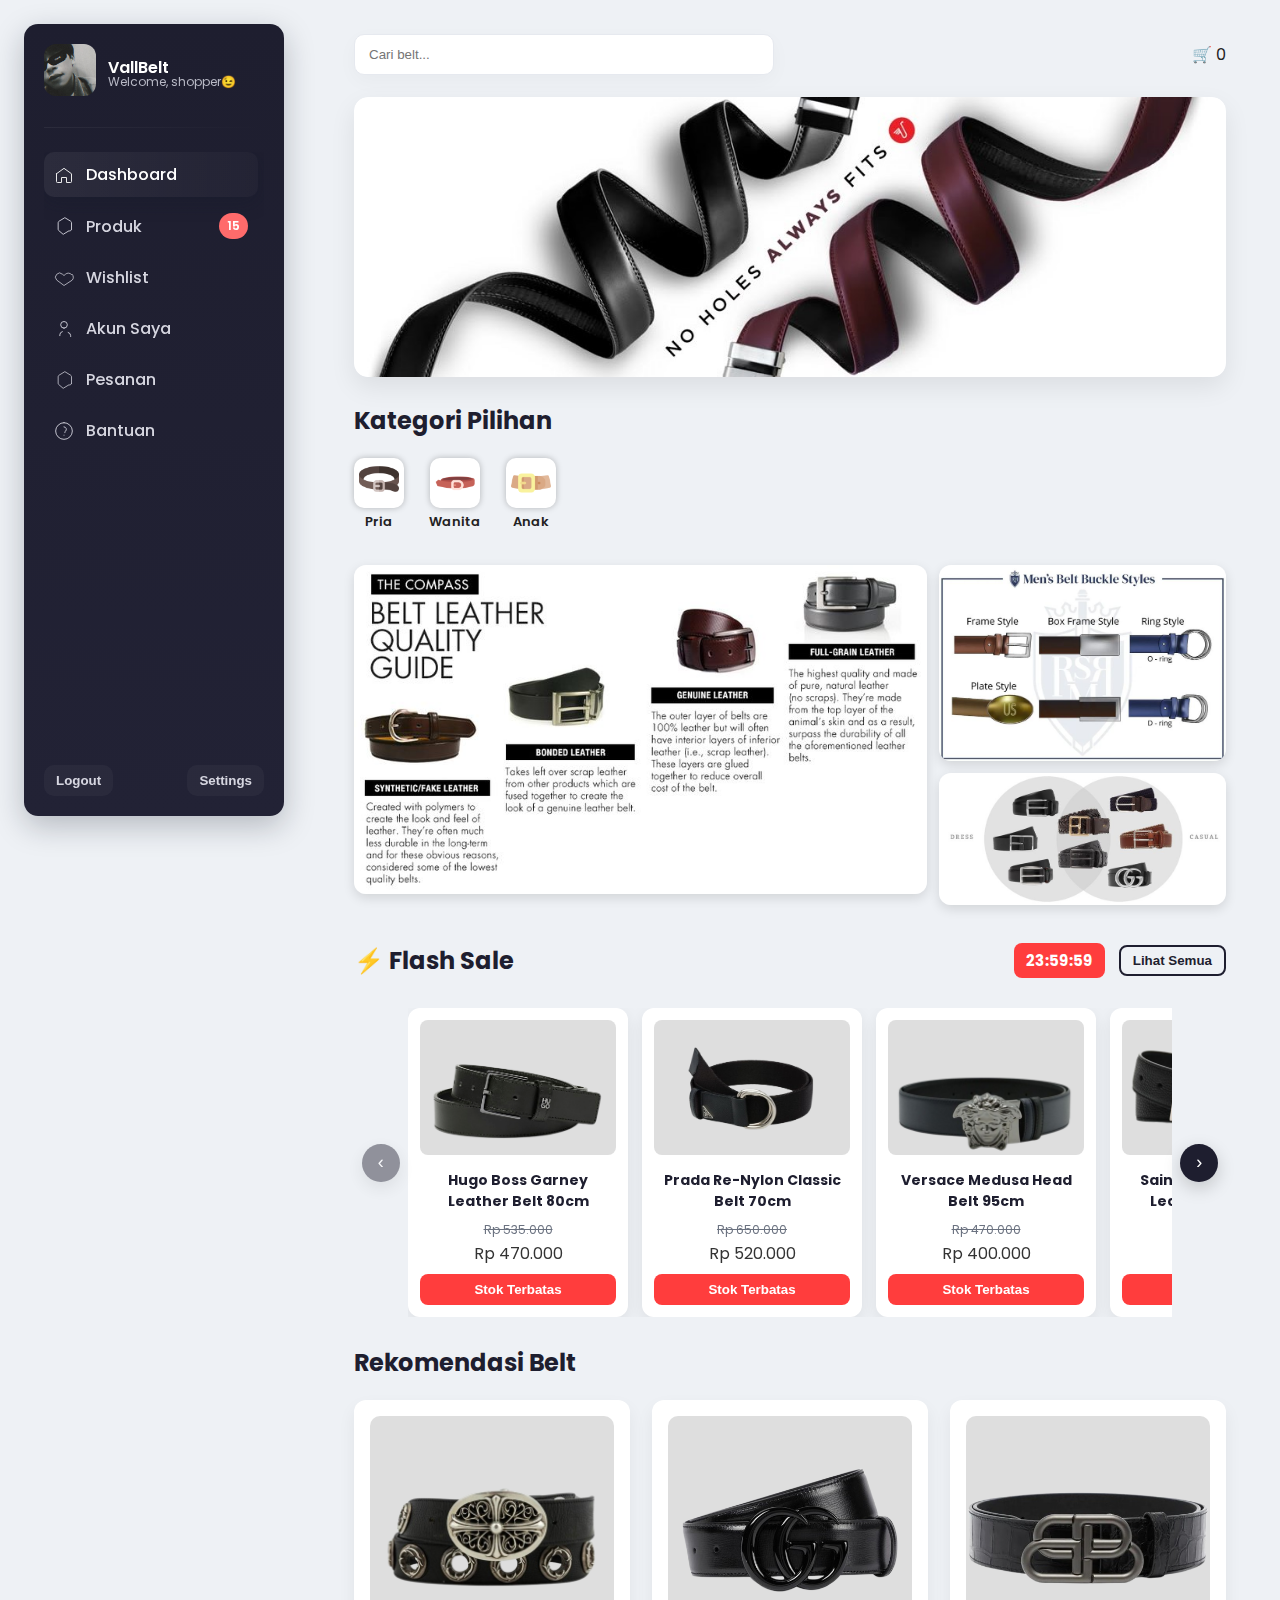
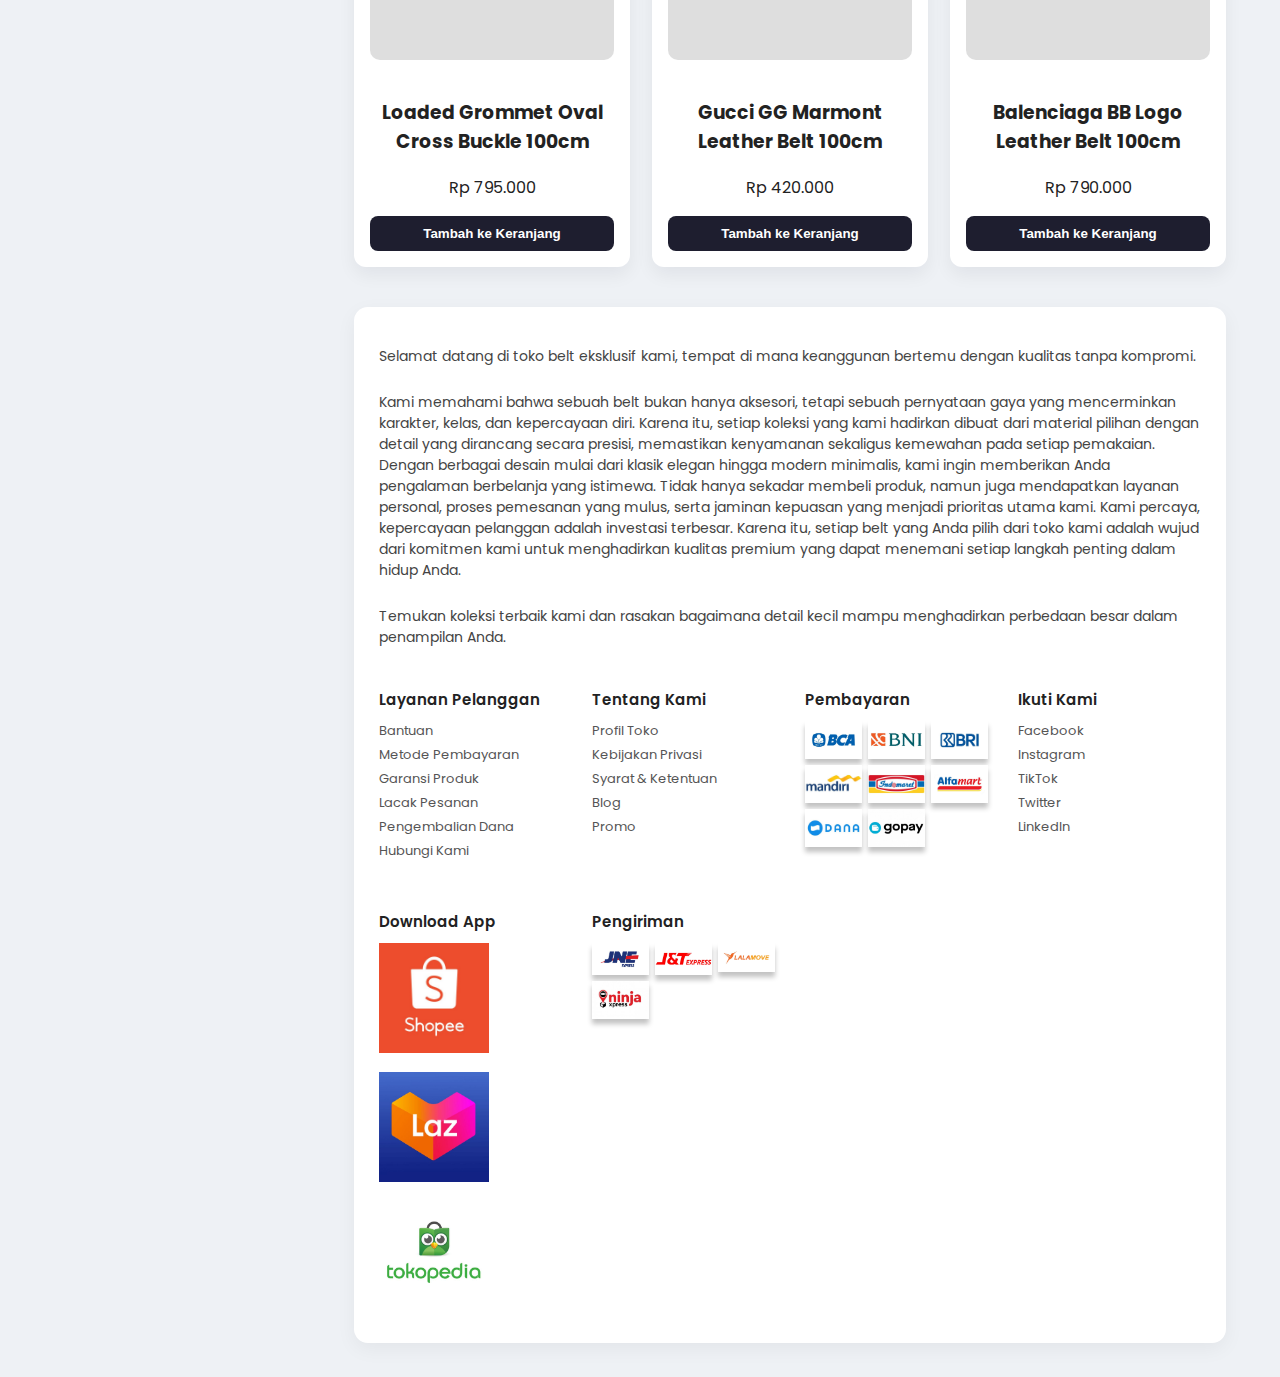
<file: index.html>
<!-- Modern Sidebar UI for Belt E-commerce (Styled Sidebar Menu) -->
<!DOCTYPE html>
<html lang="en">
<head>
<meta charset="UTF-8" />
<meta name="viewport" content="width=device-width, initial-scale=1.0" />
<title>Belt Store</title>
<link rel="stylesheet" href="style/index.css">
</head>
<body>

<div class="sidebar" role="navigation" aria-label="Sidebar menu">
    <div class="profile">
        <div class="avatar">
            <img src="assets/logo.jpg" alt="logo">
        </div>
        <div class="meta">
            <div class="name">VallBelt</div>
            <div class="role">Welcome, shopper😉</div>
        </div>
    </div>

    <div class="divider"></div>

    <nav class="menu">
        <div class="menu-item active" data-key="dashboard">
            <!-- Home Icon -->
            <svg viewBox="0 0 24 24" fill="none" xmlns="http://www.w3.org/2000/svg"><path d="M3 10.5L12 4l9 6.5V20a1 1 0 0 1-1 1h-5v-6H9v6H4a1 1 0 0 1-1-1V10.5z" stroke="currentColor" stroke-width="1.2" stroke-linecap="round" stroke-linejoin="round"/></svg>
            <span>Dashboard</span>
        </div>
        <div class="menu-item" data-key="products">
            <!-- Box Icon -->
            <svg viewBox="0 0 24 24" fill="none" xmlns="http://www.w3.org/2000/svg"><path d="M21 16V8a2 2 0 0 0-1-1.73L13 2l-7 4.27A2 2 0 0 0 5 8v8a2 2 0 0 0 1 1.73L11 22l7-4.27A2 2 0 0 0 21 16z" stroke="currentColor" stroke-width="1.2" stroke-linecap="round" stroke-linejoin="round"/></svg>
            <a href="src/produk.html">
            <span>Produk</span></a>
            <div class="badge">15</div>
        </div>

        <div class="menu-item" data-key="wishlist">
            <!-- Heart Icon -->
            <svg viewBox="0 0 24 24" fill="none" xmlns="http://www.w3.org/2000/svg"><path d="M20.8 7.6a4.9 4.9 0 0 0-7-0.1L12 9l-1.8-1.5a4.9 4.9 0 1 0-6.9 7L12 21l9.8-6.4a4.9 4.9 0 0 0-.0-7z" stroke="currentColor" stroke-width="1" stroke-linecap="round" stroke-linejoin="round"/></svg>
            <span>Wishlist</span>
        </div>

        <div class="menu-item" data-key="account">
            <!-- User Icon -->
            <svg viewBox="0 0 24 24" fill="none" xmlns="http://www.w3.org/2000/svg"><path d="M20 21v-1a4 4 0 0 0-3-3.87M7 20v-1a4 4 0 0 1 3-3.87M12 11a4 4 0 1 0 0-8 4 4 0 0 0 0 8z" stroke="currentColor" stroke-width="1.2" stroke-linecap="round" stroke-linejoin="round"/></svg>
            <span>Akun Saya</span>
        </div>

        <div class="menu-item" data-key="orders">
            <!-- Package Icon -->
            <svg viewBox="0 0 24 24" fill="none" xmlns="http://www.w3.org/2000/svg"><path d="M21 16V8a2 2 0 0 0-1-1.73L13 2l-7 4.27A2 2 0 0 0 5 8v8a2 2 0 0 0 1 1.73L11 22l7-4.27A2 2 0 0 0 21 16z" stroke="currentColor" stroke-width="1" stroke-linecap="round" stroke-linejoin="round"/></svg>
            <span>Pesanan</span>
        </div>

        <div class="menu-item" data-key="support">
            <!-- Help Icon -->
            <svg viewBox="0 0 24 24" fill="none" xmlns="http://www.w3.org/2000/svg"><path d="M12 2a10 10 0 1 0 0 20 10 10 0 0 0 0-20zM12 17v.01M12 7a3 3 0 0 1 2 5c-.5.5-1 1-1 2" stroke="currentColor" stroke-width="1.2" stroke-linecap="round" stroke-linejoin="round"/></svg>
            <a href="src/bantuan.html"><span>Bantuan</span></a>
        </div>
    </nav>

    <div class="sidebar-footer">
        <button class="action-btn" id="btn-logout">Logout</button>
        <button class="action-btn" id="btn-settings">Settings</button>
    </div>
</div>

<div class="content">
    <div class="top-bar">
        <input id="searchInput" type="text" placeholder="Cari belt..." aria-label="Search belts" onclick="handleSearch()"/>
        <div id="cart">🛒 <span id="cart-count">0</span></div>
    </div>

<div class="promo-slider">
    <div class="slides">
        <div class="slide active">
            <img src="assets/carosel1.jpg" alt="Promo 1">
        </div>
        <div class="slide">
            <img src="assets/carosel2.jpeg" alt="Promo 2">
        </div>
        <div class="slide">
            <img src="assets/carosel3.jpeg" alt="Promo 3">
        </div>
    </div>

    <div class="slider-controls">
        <span class="prev">&#10094;</span>
        <span class="next">&#10095;</span>
    </div>

    <div class="dots"></div>
</div>

<!-- KATEGORI SECTION -->
<h2 style="margin-top: 20px; color: #1e1e2f;">Kategori Pilihan</h2>
<div class="category-grid">

    <div class="cat-item">
        <div class="category-card">
            <a href="src/pria.html">
            <img src="assets/pria.png" alt="Pria">
            </a>
        </div>
        <p class="category-label">Pria</p>
    </div>

    <div class="cat-item">
        <div class="category-card">
            <a href="src/wanita.html">
            <img src="assets/wanita.png" alt="Wanita">
            </a>
        </div>
        <p class="category-label">Wanita</p>
    </div>

    <div class="cat-item">
        <div class="category-card">
            <img src="assets/anak-anak.png" alt="Anak-anak">
        </div>
        <p class="category-label">Anak</p>
    </div>

</div>

<div class="promo-section">
    <div class="promo-left">
        <img src="assets/promosi1.jpeg" alt="Promo Besar">
    </div>

    <div class="promo-right">
        <img src="assets/promosi2.jpeg" alt="Promo Kanan Atas">
        <img src="assets/promosi3.jpeg" alt="Promo Kanan Bawah">
    </div>
</div>

<!-- FLASH SALE SECTION -->
<!-- FLASH SALE SECTION (GANTI BLOK LAMA DENGAN INI) -->
<section class="flashsale-section">
  <div class="flashsale-header">
    <h2 style="color: #1e1e2f;">⚡ Flash Sale</h2>
    <div class="flashsale-right">
        <span class="fs-countdown">00:00:00</span>
        <a href="src/flashsale.html"><button class="fs-view-all">Lihat Semua</button></a>
    </div>
</div>


  <div class="flashsale-container" aria-label="Flash sale carousel">
    <button class="flash-arrow flash-prev" aria-label="Previous flash" type="button">
      ‹
    </button>

    <div class="flash-viewport">
      <div class="flash-track">
        <!-- ulangi/isi 9 item di bawah sesuai asetmu -->
        <a href="src/flashsale.html" class="card-sale">
        <div class="flash-card">
          <img src="barang/hugo.png" alt="Gucci - Black Edition">
          <h4>Hugo Boss Garney Leather Belt 80cm</h4>
          <span class="diskon">Rp 535.000</span>
          <p>Rp 470.000</p>
          <button onclick="addToCart(this)" class="flash-buy">Stok Terbatas</button>
        </div>
        </a>
        <a href="src/flashsale.html" class="card-sale">
        <div class="flash-card">
            <img src="barang/prada.png" alt="Balenciaga Leather">
            <h4>Prada Re-Nylon Classic Belt 70cm</h4>
            <span class="diskon">Rp 650.000</span>
            <p>Rp 520.000</p>
            <button onclick="addToCart(this)" class="flash-buy">Stok Terbatas</button>
        </div>
        </a>
        <a href="src/flashsale.html" class="card-sale">
        <div class="flash-card">
          <img src="barang/versece.png" alt="Chrome Hearts">
          <h4>Versace Medusa Head Belt 95cm</h4>
          <span class="diskon">Rp 470.000</span>
          <p>Rp 400.000</p>
          <button onclick="addToCart(this)" class="flash-buy">Stok Terbatas</button>
        </div>
        </a>
        <a href="src/flashsale.html" class="card-sale">
        <div class="flash-card">
          <img src="barang/saint laurent.png" alt="Gucci Classic">
          <h4>Saint Laurent Classic Leather Belt 55cm</h4>
          <span class="diskon">Rp 935.000</span>
          <p>Rp 730.000</p>
          <button onclick="addToCart(this)" class="flash-buy">Tersisa 5</button>
        </div>
        </a>
        <a href="src/flashsale.html" class="card-sale">        
        <div class="flash-card">
          <img src="barang/luxury.png" alt="Balenciaga Gold">
          <h4>Hermès Constance Leather Belt 95cm</h4>
          <span class="diskon">Rp 750.000</span>
          <p>Rp 610.000</p>
          <button onclick="addToCart(this)" class="flash-buy">Stok Terbatas</button>
        </div>
        </a>
        <a href="src/flashsale.html" class="card-sale">
        <div class="flash-card">
          <img src="barang/carhart.png" alt="CH x Silver Ring">
          <h4>Carhartt WIP Clip Belt Chrome 100cm</h4>
          <span class="diskon">Rp 220.000</span>
          <p>Rp 120.000</p>
          <button onclick="addToCart(this)" class="flash-buy">Stok Terbatas</button>
        </div>
        </a>
        <a href="src/flashsale.html" class="card-sale">
        <div class="flash-card">
          <img src="barang/levis.png" alt="Gucci Limited">
          <h4>Levi’s Casual Leather Belt 100cm</h4>
          <span class="diskon">Rp 200.000</span>
          <p>Rp 120.000</p>
          <button onclick="addToCart(this)" class="flash-buy">Tersisa 14</button>
        </div>
        </a>
        <a href="src/flashsale.html" class="card-sale">
        <div class="flash-card">
          <img src="barang/nike.png" alt="Balenciaga Supreme">
          <h4>Nike Essential Black Web Belt 100cm</h4>
          <span class="diskon">Rp 280.000</span>
          <p>Rp 200.000</p>
          <button onclick="addToCart(this)" class="flash-buy">Tersisa 7</button>
        </div>
        </a>
        <a href="src/flashsale.html" class="card-sale">
        <div class="flash-card">
          <img src="barang/dockers.png" alt="CH Premium Buckle">
          <h4>Adidas Originals Web Belt 100cm</h4>
          <span class="diskon">Rp 245.000</span>
          <p>Rp 150.000</p>
          <button onclick="addToCart(this)" class="flash-buy">Stok Terbatas</button>
        </div>
        </a>
      </div>
    </div>

    <button class="flash-arrow flash-next" aria-label="Next flash" type="button">
      ›
    </button>
  </div>
</section>



    <h2 style="color: #1e1e2f;">Rekomendasi Belt</h2>
    <div class="products">
        <div class="card">
            <img src="barang/chrome hearts.png" alt="Belt Kulit Premium" />
            <h3>Loaded Grommet Oval Cross Buckle 100cm</h3>
            <p>Rp 795.000</p>
            <button onclick="addToCart(this)">Tambah ke Keranjang</button>
        </div>
        <div class="card">
            <img src="barang/gucci.png" alt="Belt Jeans Hitam" />
            <h3>Gucci GG Marmont Leather Belt 100cm</h3>
            <p>Rp 420.000</p>
            <button onclick="addToCart(this)">Tambah ke Keranjang</button>
        </div>
        <div class="card">
            <img src="barang/balenciaga.png" alt="Belt Elegan Coklat" />
            <h3>Balenciaga BB Logo Leather Belt 100cm</h3>
            <p>Rp 790.000</p>
            <button onclick="addToCart(this)">Tambah ke Keranjang</button>
        </div>
    </div>
    
<div class="store-info-section">
    <p class="about-text">
       Selamat datang di toko belt eksklusif kami, tempat di mana keanggunan bertemu dengan kualitas tanpa kompromi.
       <p class="about-text">Kami memahami bahwa sebuah belt bukan hanya aksesori, tetapi sebuah pernyataan gaya yang mencerminkan karakter, kelas, dan kepercayaan diri. Karena itu, setiap koleksi yang kami hadirkan dibuat dari material pilihan dengan detail yang dirancang secara presisi, memastikan kenyamanan sekaligus kemewahan pada setiap pemakaian. Dengan berbagai desain mulai dari klasik elegan hingga modern minimalis, kami ingin memberikan Anda pengalaman berbelanja yang istimewa. Tidak hanya sekadar membeli produk, namun juga mendapatkan layanan personal, proses pemesanan yang mulus, serta jaminan kepuasan yang menjadi prioritas utama kami. Kami percaya, kepercayaan pelanggan adalah investasi terbesar. Karena itu, setiap belt yang Anda pilih dari toko kami adalah wujud dari komitmen kami untuk menghadirkan kualitas premium yang dapat menemani setiap langkah penting dalam hidup Anda.</p>
       <p class="about-text">Temukan koleksi terbaik kami dan rasakan bagaimana detail kecil mampu menghadirkan perbedaan besar dalam penampilan Anda.</p>
    </p>

    <div class="footer-grid">
        
        <div class="footer-col">
            <h3>Layanan Pelanggan</h3>
            <a href="src/bantuan.html">Bantuan</a>
            <a>Metode Pembayaran</a>
            <a>Garansi Produk</a>
            <a>Lacak Pesanan</a>
            <a>Pengembalian Dana</a>
            <a>Hubungi Kami</a>
        </div>

        <div class="footer-col">
            <h3>Tentang Kami</h3>
            <a>Profil Toko</a>
            <a>Kebijakan Privasi</a>
            <a>Syarat & Ketentuan</a>
            <a>Blog</a>
            <a>Promo</a>
        </div>

        <div class="footer-col">
            <h3>Pembayaran</h3>
            <div class="pay-grid">
                <img src="payment/bca.jpeg" alt="bca">
                <img src="payment/bni.jpeg" alt="bni">
                <img src="payment/bri.jpeg" alt="bri">
                <img src="payment/mandiri.jpeg" alt="mandiri">
                <img src="payment/indomart.jpeg" alt="indomart">
                <img src="payment/alfamart.jpeg" alt="alfamart">
                <img src="payment/dana.jpeg" alt="dana">
                <img src="payment/gopay.jpeg" alt="gopay">
            </div>
        </div>
        
        <div class="footer-col">
            <h3>Ikuti Kami</h3>
            <a>Facebook</a>
            <a>Instagram</a>
            <a>TikTok</a>
            <a>Twitter</a>
            <a>LinkedIn</a>
        </div>
        
        <div class="footer-col">
            <h3>Download App</h3>
            <img src="payment/shopee.jpeg" alt="shopee" class="qr">
            <div class="app-buttons">
                <img src="payment/lazada.jpeg" alt="lazada">
                <img src="payment/tokped.jpeg" alt="tokped">
            </div>
        </div>
        
        <div class="footer-col">
            <h3>Pengiriman</h3>
            <div class="pay-grid">
                <img src="send/jne.jpeg" alt="jne">
                <img src="send/jnt.jpeg" alt="jnt">
                <img src="send/lalamove.jpeg" alt="lalamove">
                <img src="send/ninja.jpeg" alt="ninja">
            </div>
        </div>
    </div>
</div>


</div>


<!-- MINI CART POPUP -->
<div class="mini-cart" id="miniCart">
    <h3>Keranjang</h3>
    <div id="cartItems"></div>
    <div class="mini-footer">
        <div class="muted">Total: Rp <span id="totalPrice">0</span></div>
        <div>
            <button class="btn-primary" id="btnCheckout">Checkout</button>
        </div>
    </div>
</div>


<!-- CHECKOUT MODAL -->
<div class="overlay" id="overlay">
    <div class="checkout-modal" role="dialog" aria-modal="true" aria-labelledby="checkoutTitle">
        <h3 id="checkoutTitle">Checkout</h3>
        <div id="checkoutSummary" class="muted">Ringkasan pesanan akan muncul di sini.</div>
        <form id="checkoutForm">
            <div class="field"><input type="text" id="name" placeholder="Nama lengkap" required></div>
            <div class="field"><input type="text" id="address" placeholder="Alamat lengkap" required></div>
            <div class="field"><input type="text" id="phone" placeholder="Nomor HP" required></div>
            <!-- tambahan metode pembayaran -->
            <div class="field">
                <select id="paymentMethod" required>
                    <option value="Transfer Bank">Transfer Bank</option>
                    <option value="COD (Bayar di Tempat)">COD (Bayar di Tempat)</option>
                    <option value="E-Wallet">E-Wallet (Dana/Gopay/Ovo)</option>
                </select>
            </div>
            <div class="field"><textarea id="note" placeholder="Catatan (opsional)"></textarea></div>
            <div style="display:flex;gap:8px;justify-content:flex-end;margin-top:8px;">
                <button type="button" class="btn-primary" id="confirmPay">Konfirmasi & Bayar</button>
                <button type="button" class="btn-primary" id="cancelCheckout" style="background:#6b7280;">Batal</button>
            </div>
        </form>
    </div>
</div>

<script src="script/index.js"></script>
<script src="script/search.js"></script>
<script>function handleSearch(){
    const keyword = document.querySelector(".top-bar input").value.trim();
    if(keyword.length > 0){
        localStorage.setItem("searchKeyword", keyword);
        window.location.href = "hasil-pencarian.html";
    }
}
</script>
</body>
</html>
</file>
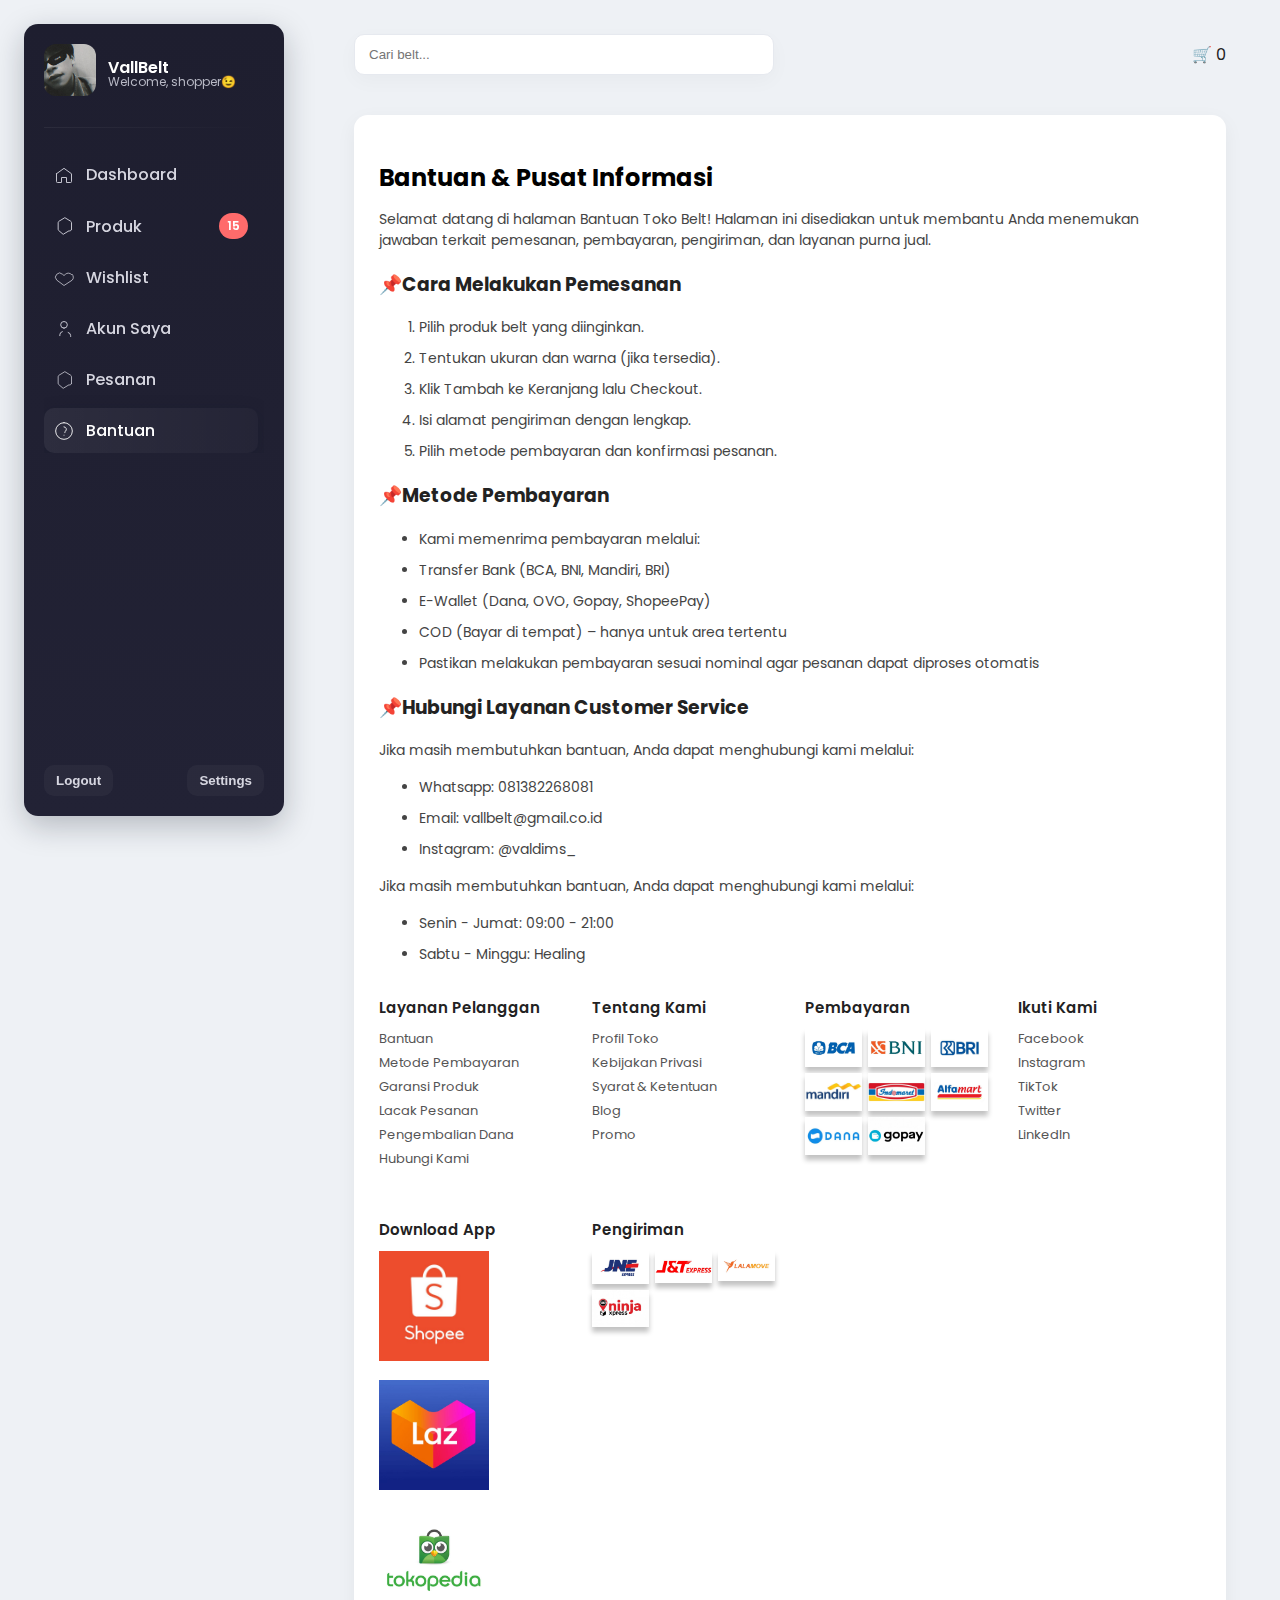
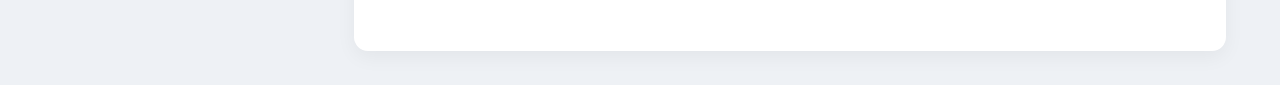
<file: src/bantuan.html>
<!-- Modern Sidebar UI for Belt E-commerce (Styled Sidebar Menu) -->
<!DOCTYPE html>
<html lang="en">
<head>
<meta charset="UTF-8" />
<meta name="viewport" content="width=device-width, initial-scale=1.0" />
<title>Belt Store</title>
<link rel="stylesheet" href="../style/bantuan.css">
</head>
<body>

<div class="sidebar" role="navigation" aria-label="Sidebar menu">
    <div class="profile">
        <div class="avatar">
            <img src="../assets/logo.jpg" alt="logo">
        </div>
        <div class="meta">
            <div class="name">VallBelt</div>
            <div class="role">Welcome, shopper😉</div>
        </div>
    </div>

    <div class="divider"></div>

    <nav class="menu">
        <div class="menu-item" data-key="dashboard">
            <!-- Home Icon -->
            <svg viewBox="0 0 24 24" fill="none" xmlns="http://www.w3.org/2000/svg"><path d="M3 10.5L12 4l9 6.5V20a1 1 0 0 1-1 1h-5v-6H9v6H4a1 1 0 0 1-1-1V10.5z" stroke="currentColor" stroke-width="1.2" stroke-linecap="round" stroke-linejoin="round"/></svg>
            <a href="../index.html"><span>Dashboard</span></a>
        </div>

        <div class="menu-item" data-key="products">
            <!-- Box Icon -->
            <svg viewBox="0 0 24 24" fill="none" xmlns="http://www.w3.org/2000/svg"><path d="M21 16V8a2 2 0 0 0-1-1.73L13 2l-7 4.27A2 2 0 0 0 5 8v8a2 2 0 0 0 1 1.73L11 22l7-4.27A2 2 0 0 0 21 16z" stroke="currentColor" stroke-width="1.2" stroke-linecap="round" stroke-linejoin="round"/></svg>
            <a href="../src/produk.html"><span>Produk</span></a>
            <div class="badge">15</div>
        </div>

        <div class="menu-item" data-key="wishlist">
            <!-- Heart Icon -->
            <svg viewBox="0 0 24 24" fill="none" xmlns="http://www.w3.org/2000/svg"><path d="M20.8 7.6a4.9 4.9 0 0 0-7-0.1L12 9l-1.8-1.5a4.9 4.9 0 1 0-6.9 7L12 21l9.8-6.4a4.9 4.9 0 0 0-.0-7z" stroke="currentColor" stroke-width="1" stroke-linecap="round" stroke-linejoin="round"/></svg>
            <span>Wishlist</span>
        </div>

        <div class="menu-item" data-key="account">
            <!-- User Icon -->
            <svg viewBox="0 0 24 24" fill="none" xmlns="http://www.w3.org/2000/svg"><path d="M20 21v-1a4 4 0 0 0-3-3.87M7 20v-1a4 4 0 0 1 3-3.87M12 11a4 4 0 1 0 0-8 4 4 0 0 0 0 8z" stroke="currentColor" stroke-width="1.2" stroke-linecap="round" stroke-linejoin="round"/></svg>
            <span>Akun Saya</span>
        </div>

        <div class="menu-item" data-key="orders">
            <!-- Package Icon -->
            <svg viewBox="0 0 24 24" fill="none" xmlns="http://www.w3.org/2000/svg"><path d="M21 16V8a2 2 0 0 0-1-1.73L13 2l-7 4.27A2 2 0 0 0 5 8v8a2 2 0 0 0 1 1.73L11 22l7-4.27A2 2 0 0 0 21 16z" stroke="currentColor" stroke-width="1" stroke-linecap="round" stroke-linejoin="round"/></svg>
            <span>Pesanan</span>
        </div>

        <div class="menu-item active" data-key="support">
            <!-- Help Icon -->
            <svg viewBox="0 0 24 24" fill="none" xmlns="http://www.w3.org/2000/svg"><path d="M12 2a10 10 0 1 0 0 20 10 10 0 0 0 0-20zM12 17v.01M12 7a3 3 0 0 1 2 5c-.5.5-1 1-1 2" stroke="currentColor" stroke-width="1.2" stroke-linecap="round" stroke-linejoin="round"/></svg>
            <span>Bantuan</span>
        </div>
    </nav>

    <div class="sidebar-footer">
        <button class="action-btn" id="btn-logout">Logout</button>
        <button class="action-btn" id="btn-settings">Settings</button>
    </div>
</div>

<div class="content">
    <div class="top-bar">
        <input type="text" placeholder="Cari belt..." aria-label="Search belts" />
        <div id="cart">🛒 <span id="cart-count">0</span></div>
    </div>

    
<div class="store-info-section">
    <h2 style="color: black;">Bantuan & Pusat Informasi</h2>
       <p class="about-text">Selamat datang di halaman Bantuan Toko Belt!
Halaman ini disediakan untuk membantu Anda menemukan jawaban terkait pemesanan, pembayaran, pengiriman, dan layanan purna jual.</p>
    <h3>📌Cara Melakukan Pemesanan</h3>
    <ol>
        <li class="about-text">Pilih produk belt yang diinginkan.</li>
        <li class="about-text">Tentukan ukuran dan warna (jika tersedia).</li>
        <li class="about-text">Klik Tambah ke Keranjang lalu Checkout.</li>
        <li  class="about-text">Isi alamat pengiriman dengan lengkap.</li>
        <li  class="about-text">Pilih metode pembayaran dan konfirmasi pesanan.</li>
    </ol>
    <h3>📌Metode Pembayaran</h3>
    <ul>
        <li class="about-text">Kami memenrima pembayaran melalui:</li>
        <li class="about-text">Transfer Bank (BCA, BNI, Mandiri, BRI)</li>
        <li class="about-text">E-Wallet (Dana, OVO, Gopay, ShopeePay)</li>
        <li class="about-text">COD (Bayar di tempat) – hanya untuk area tertentu</li>
        <li class="about-text">Pastikan melakukan pembayaran sesuai nominal agar pesanan dapat diproses otomatis</li>
    </ul>
    <h3>📌Hubungi Layanan Customer Service</h3>
    <p class="about-text">Jika masih membutuhkan bantuan, Anda dapat menghubungi kami melalui:</p>
    <ul>
        <li class="about-text">Whatsapp: 081382268081</li>
        <li class="about-text">Email: vallbelt@gmail.co.id</li>
        <li class="about-text">Instagram: @valdims_</li>
    </ul>
    <p class="about-text">Jika masih membutuhkan bantuan, Anda dapat menghubungi kami melalui:</p>
    <ul>
        <li class="about-text">Senin - Jumat: 09:00 - 21:00</li>
        <li class="about-text">Sabtu - Minggu: Healing</li>
    </ul>



    <div class="footer-grid">
        
        <div class="footer-col">
            <h3>Layanan Pelanggan</h3>
            <a>Bantuan</a>
            <a>Metode Pembayaran</a>
            <a>Garansi Produk</a>
            <a>Lacak Pesanan</a>
            <a>Pengembalian Dana</a>
            <a>Hubungi Kami</a>
        </div>

        <div class="footer-col">
            <h3>Tentang Kami</h3>
            <a>Profil Toko</a>
            <a>Kebijakan Privasi</a>
            <a>Syarat & Ketentuan</a>
            <a>Blog</a>
            <a>Promo</a>
        </div>

        <div class="footer-col">
            <h3>Pembayaran</h3>
            <div class="pay-grid">
                <img src="../payment/bca.jpeg" alt="bca">
                <img src="../payment/bni.jpeg" alt="bni">
                <img src="../payment/bri.jpeg" alt="bri">
                <img src="../payment/mandiri.jpeg" alt="mandiri">
                <img src="../payment/indomart.jpeg" alt="indomart">
                <img src="../payment/alfamart.jpeg" alt="alfamart">
                <img src="../payment/dana.jpeg" alt="dana">
                <img src="../payment/gopay.jpeg" alt="gopay">
            </div>
        </div>
        
        <div class="footer-col">
            <h3>Ikuti Kami</h3>
            <a>Facebook</a>
            <a>Instagram</a>
            <a>TikTok</a>
            <a>Twitter</a>
            <a>LinkedIn</a>
        </div>
        
        <div class="footer-col">
            <h3>Download App</h3>
            <img src="../payment/shopee.jpeg" alt="shopee" class="qr">
            <div class="app-buttons">
                <img src="../payment/lazada.jpeg" alt="lazada">
                <img src="../payment/tokped.jpeg" alt="tokped">
            </div>
        </div>
        
        <div class="footer-col">
            <h3>Pengiriman</h3>
            <div class="pay-grid">
                <img src="../send/jne.jpeg" alt="jne">
                <img src="../send/jnt.jpeg" alt="jnt">
                <img src="../send/lalamove.jpeg" alt="lalamove">
                <img src="../send/ninja.jpeg" alt="ninja">
            </div>
        </div>
    </div>
</div>


</div>


<!-- MINI CART POPUP -->
<div class="mini-cart" id="miniCart">
    <h3>Keranjang</h3>
    <div id="cartItems"></div>
    <div class="mini-footer">
        <div class="muted">Total: Rp <span id="totalPrice">0</span></div>
        <div>
            <button class="btn-primary" id="btnCheckout">Checkout</button>
        </div>
    </div>
</div>


<!-- CHECKOUT MODAL -->
<div class="overlay" id="overlay">
    <div class="checkout-modal" role="dialog" aria-modal="true" aria-labelledby="checkoutTitle">
        <h3 id="checkoutTitle">Checkout</h3>
        <div id="checkoutSummary" class="muted">Ringkasan pesanan akan muncul di sini.</div>
        <form id="checkoutForm">
            <div class="field"><input type="text" id="name" placeholder="Nama lengkap" required></div>
            <div class="field"><input type="text" id="address" placeholder="Alamat lengkap" required></div>
            <div class="field"><input type="text" id="phone" placeholder="Nomor HP" required></div>
            <!-- tambahan metode pembayaran -->
            <div class="field">
                <select id="paymentMethod" required>
                    <option value="Transfer Bank">Transfer Bank</option>
                    <option value="COD (Bayar di Tempat)">COD (Bayar di Tempat)</option>
                    <option value="E-Wallet">E-Wallet (Dana/Gopay/Ovo)</option>
                </select>
            </div>
            <div class="field"><textarea id="note" placeholder="Catatan (opsional)"></textarea></div>
            <div style="display:flex;gap:8px;justify-content:flex-end;margin-top:8px;">
                <button type="button" class="btn-primary" id="confirmPay">Konfirmasi & Bayar</button>
                <button type="button" class="btn-primary" id="cancelCheckout" style="background:#6b7280;">Batal</button>
            </div>
        </form>
    </div>
</div>

<script src="../script/bantuan.js"></script>
<script src="../script/search.js"></script>

</body>
</html>
</file>
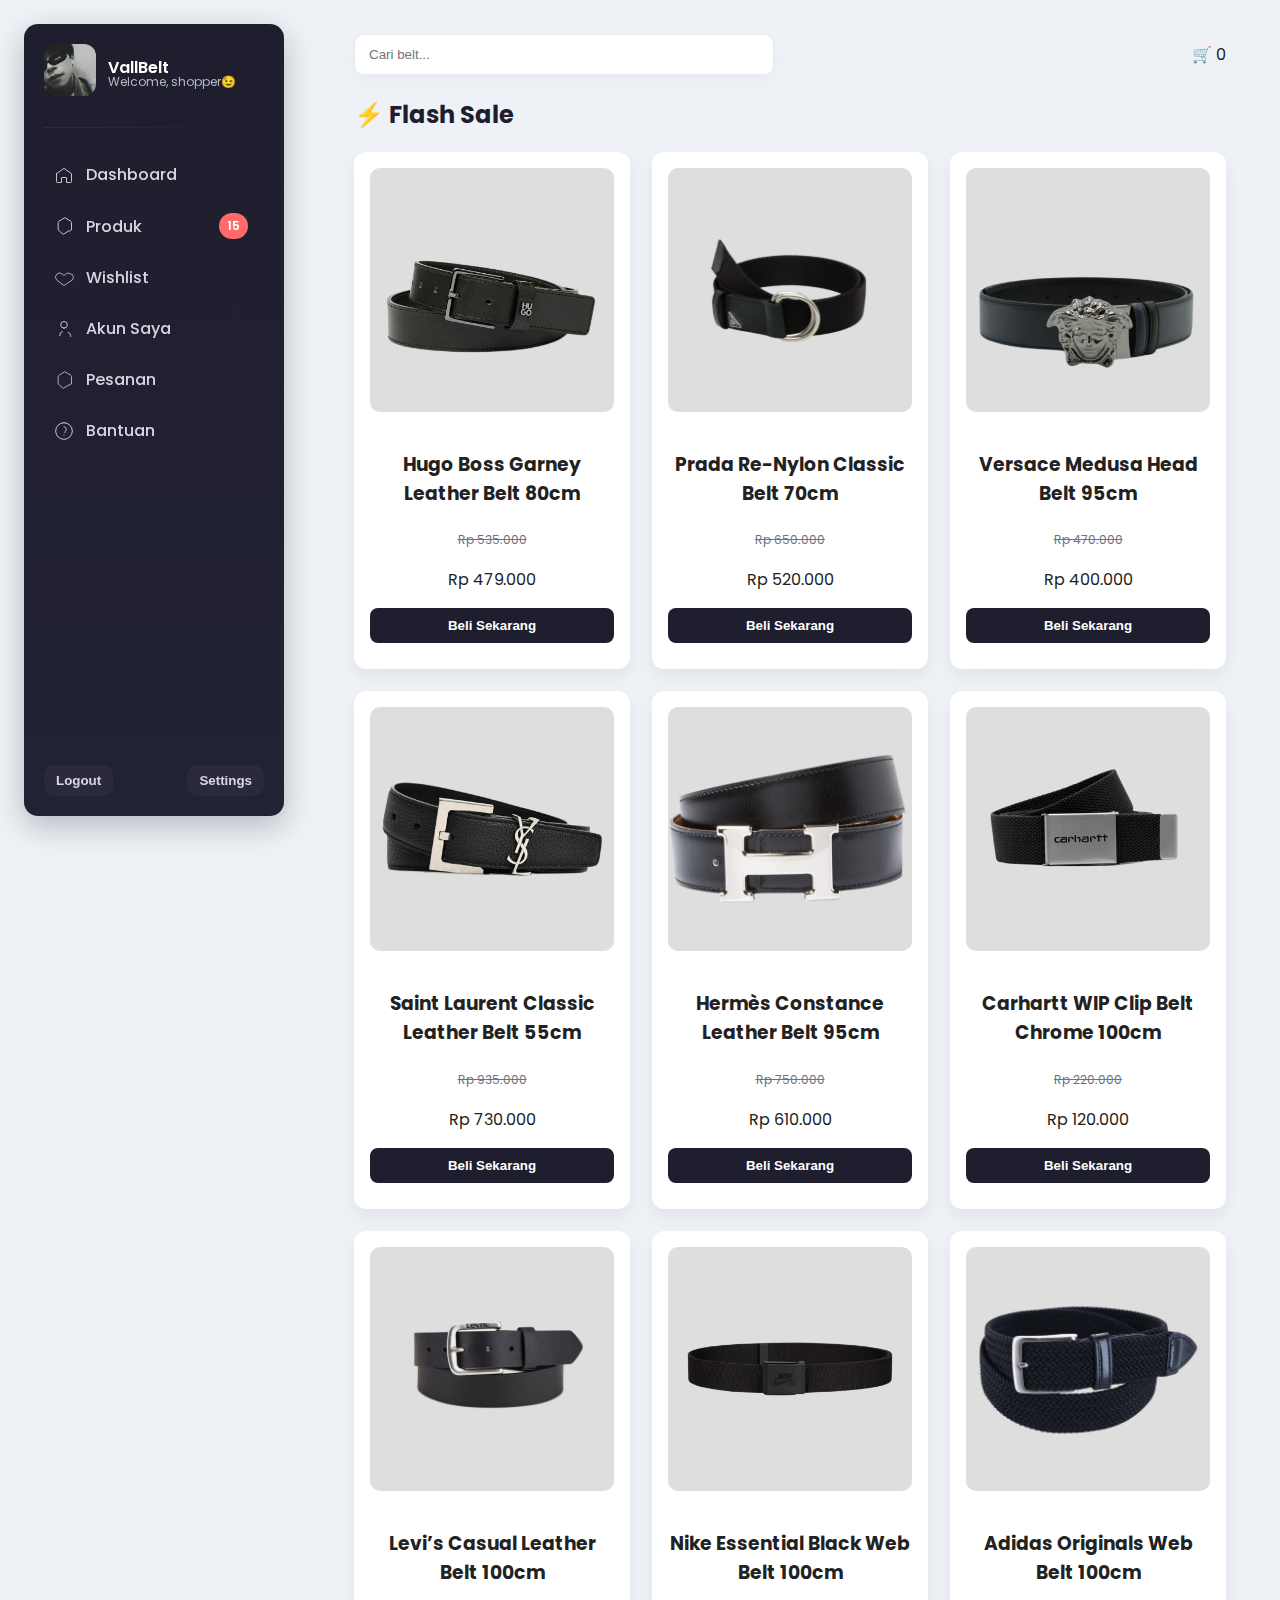
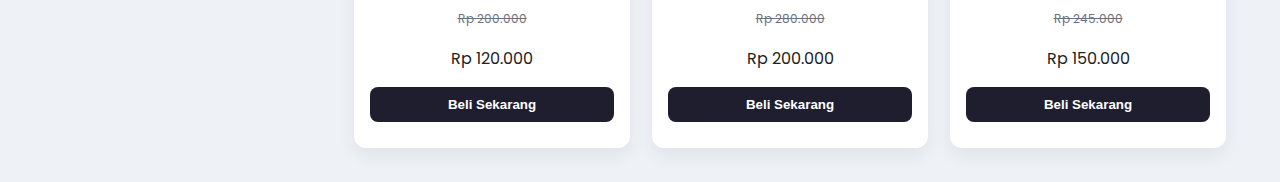
<file: src/flashsale.html>
<!-- Modern Sidebar UI for Belt E-commerce (Styled Sidebar Menu) -->
<!DOCTYPE html>
<html lang="en">
<head>
<meta charset="UTF-8" />
<meta name="viewport" content="width=device-width, initial-scale=1.0" />
<title>Belt Store</title>
<link rel="stylesheet" href="../style/produk.css">
</head>
<body>

<div class="sidebar" role="navigation" aria-label="Sidebar menu">
    <div class="profile">
        <div class="avatar">
            <img src="../assets/logo.jpg" alt="logo">
        </div>
        <div class="meta">
            <div class="name">VallBelt</div>
            <div class="role">Welcome, shopper😉</div>
        </div>
    </div>

    <div class="divider"></div>

    <nav class="menu">
        <div class="menu-item" data-key="dashboard">
            <!-- Home Icon -->
            <svg viewBox="0 0 24 24" fill="none" xmlns="http://www.w3.org/2000/svg"><path d="M3 10.5L12 4l9 6.5V20a1 1 0 0 1-1 1h-5v-6H9v6H4a1 1 0 0 1-1-1V10.5z" stroke="currentColor" stroke-width="1.2" stroke-linecap="round" stroke-linejoin="round"/></svg>
            <a href="../index.html"><span>Dashboard</span></a>
        </div>

        <div class="menu-item" data-key="products">
            <!-- Box Icon -->
            <svg viewBox="0 0 24 24" fill="none" xmlns="http://www.w3.org/2000/svg"><path d="M21 16V8a2 2 0 0 0-1-1.73L13 2l-7 4.27A2 2 0 0 0 5 8v8a2 2 0 0 0 1 1.73L11 22l7-4.27A2 2 0 0 0 21 16z" stroke="currentColor" stroke-width="1.2" stroke-linecap="round" stroke-linejoin="round"/></svg>
            <a href="../src/produk.html"><span>Produk</span></a>
            <div class="badge">15</div>
        </div>

        <div class="menu-item" data-key="wishlist">
            <!-- Heart Icon -->
            <svg viewBox="0 0 24 24" fill="none" xmlns="http://www.w3.org/2000/svg"><path d="M20.8 7.6a4.9 4.9 0 0 0-7-0.1L12 9l-1.8-1.5a4.9 4.9 0 1 0-6.9 7L12 21l9.8-6.4a4.9 4.9 0 0 0-.0-7z" stroke="currentColor" stroke-width="1" stroke-linecap="round" stroke-linejoin="round"/></svg>
            <span>Wishlist</span>
        </div>

        <div class="menu-item" data-key="account">
            <!-- User Icon -->
            <svg viewBox="0 0 24 24" fill="none" xmlns="http://www.w3.org/2000/svg"><path d="M20 21v-1a4 4 0 0 0-3-3.87M7 20v-1a4 4 0 0 1 3-3.87M12 11a4 4 0 1 0 0-8 4 4 0 0 0 0 8z" stroke="currentColor" stroke-width="1.2" stroke-linecap="round" stroke-linejoin="round"/></svg>
            <span>Akun Saya</span>
        </div>

        <div class="menu-item" data-key="orders">
            <!-- Package Icon -->
            <svg viewBox="0 0 24 24" fill="none" xmlns="http://www.w3.org/2000/svg"><path d="M21 16V8a2 2 0 0 0-1-1.73L13 2l-7 4.27A2 2 0 0 0 5 8v8a2 2 0 0 0 1 1.73L11 22l7-4.27A2 2 0 0 0 21 16z" stroke="currentColor" stroke-width="1" stroke-linecap="round" stroke-linejoin="round"/></svg>
            <span>Pesanan</span>
        </div>

        <div class="menu-item" data-key="support">
            <!-- Help Icon -->
            <svg viewBox="0 0 24 24" fill="none" xmlns="http://www.w3.org/2000/svg"><path d="M12 2a10 10 0 1 0 0 20 10 10 0 0 0 0-20zM12 17v.01M12 7a3 3 0 0 1 2 5c-.5.5-1 1-1 2" stroke="currentColor" stroke-width="1.2" stroke-linecap="round" stroke-linejoin="round"/></svg>
            <a href="../src/bantuan.html"><span>Bantuan</span></a>
        </div>
    </nav>

    <div class="sidebar-footer">
        <button class="action-btn" id="btn-logout">Logout</button>
        <button class="action-btn" id="btn-settings">Settings</button>
    </div>
</div>

<div class="content">
    <div class="top-bar">
        <input type="text" placeholder="Cari belt..." aria-label="Search belts" />
        <div id="cart">🛒 <span id="cart-count">0</span></div>
    </div>


    <!-- <h2>Rekomendasi Belt</h2> -->
    <h2 style="color: #1e1e2f;">⚡ Flash Sale</h2>
    <div class="products">
        <div class="card">
            <img src="../barang/hugo.png" alt="Belt Kulit Premium" />
            <h3>Hugo Boss Garney Leather Belt 80cm</h3>
            <span class="diskon">Rp 535.000</span>
            <p>Rp 479.000</p>
            <button class="btn-primary" onclick="buyNow(this)">Beli Sekarang</button>
        </div>
        <div class="card">
            <img src="../barang/prada.png" alt="Belt Jeans Hitam" />
            <h3>Prada Re-Nylon Classic Belt 70cm</h3>
            <span class="diskon">Rp 650.000</span>
            <p>Rp 520.000</p>
            <button class="btn-primary" onclick="buyNow(this)">Beli Sekarang</button>
        </div>
        <div class="card">
            <img src="../barang/versece.png" alt="Belt Elegan Coklat" />
            <h3>Versace Medusa Head Belt 95cm</h3>
            <span class="diskon">Rp 470.000</span>
            <p>Rp 400.000</p>
            <button class="btn-primary" onclick="buyNow(this)">Beli Sekarang</button>
        </div>
        <div class="card">
            <img src="../barang/saint laurent.png" alt="Belt Elegan Coklat" />
            <h3>Saint Laurent Classic Leather Belt 55cm</h3>
            <span class="diskon">Rp 935.000</span>
            <p>Rp 730.000</p>
            <button class="btn-primary" onclick="buyNow(this)">Beli Sekarang</button>
        </div>
        <div class="card">
            <img src="../barang/luxury.png" alt="Belt Elegan Coklat" />
            <h3>Hermès Constance Leather Belt 95cm</h3>
            <span class="diskon">Rp 750.000</span>
            <p>Rp 610.000</p>
            <button class="btn-primary" onclick="buyNow(this)">Beli Sekarang</button>
        </div>
        <div class="card">
            <img src="../barang/carhart.png" alt="Belt Elegan Coklat" />
            <h3>Carhartt WIP Clip Belt Chrome 100cm</h3>
            <span class="diskon">Rp 220.000</span>
            <p>Rp 120.000</p>
            <button class="btn-primary" onclick="buyNow(this)">Beli Sekarang</button>
        </div>
        <div class="card">
            <img src="../barang/levis.png" alt="Belt Elegan Coklat" />
            <h3>Levi’s Casual Leather Belt 100cm</h3>
             <span class="diskon">Rp 200.000</span>
            <p>Rp 120.000</p>
            <button class="btn-primary" onclick="buyNow(this)">Beli Sekarang</button>
        </div>
        <div class="card">
            <img src="../barang/nike.png" alt="Belt Elegan Coklat" />
            <h3>Nike Essential Black Web Belt 100cm</h3>
            <span class="diskon">Rp 280.000</span>
            <p>Rp 200.000</p>
            <button class="btn-primary" onclick="buyNow(this)">Beli Sekarang</button>
        </div>
        <div class="card">
            <img src="../barang/dockers.png" alt="Belt Elegan Coklat" />
            <h3>Adidas Originals Web Belt 100cm</h3>
            <span class="diskon">Rp 245.000</span>
            <p>Rp 150.000</p>
            <button class="btn-primary" onclick="buyNow(this)">Beli Sekarang</button>
        </div>
    </div>
    
</div>


<!-- MINI CART POPUP -->
<div class="mini-cart" id="miniCart">
    <h3>Keranjang</h3>
    <div id="cartItems"></div>
    <div class="mini-footer">
        <div class="muted">Total: Rp <span id="totalPrice">0</span></div>
        <div>
            <button class="btn-primary" id="btnCheckout">Checkout</button>
        </div>
    </div>
</div>


<!-- CHECKOUT MODAL -->
<div class="overlay" id="overlay">
    <div class="checkout-modal" role="dialog" aria-modal="true" aria-labelledby="checkoutTitle">
        <h3 id="checkoutTitle">Checkout</h3>
        <div id="checkoutSummary" class="muted">Ringkasan pesanan akan muncul di sini.</div>
        <form id="checkoutForm">
            <div class="field"><input type="text" id="name" placeholder="Nama lengkap" required></div>
            <div class="field"><input type="text" id="address" placeholder="Alamat lengkap" required></div>
            <div class="field"><input type="text" id="phone" placeholder="Nomor HP" required></div>
            <!-- tambahan metode pembayaran -->
            <div class="field">
                <select id="paymentMethod" required>
                    <option value="Transfer Bank">Transfer Bank</option>
                    <option value="COD (Bayar di Tempat)">COD (Bayar di Tempat)</option>
                    <option value="E-Wallet">E-Wallet (Dana/Gopay/Ovo)</option>
                </select>
            </div>
            <div class="field"><textarea id="note" placeholder="Catatan (opsional)"></textarea></div>
            <div style="display:flex;gap:8px;justify-content:flex-end;margin-top:8px;">
                <button type="button" class="btn-primary" id="confirmPay">Konfirmasi & Bayar</button>
                <button type="button" class="btn-primary" id="cancelCheckout" style="background:#6b7280;">Batal</button>
            </div>
        </form>
    </div>
</div>

<script src="../script/produk.js"></script>
<script src="../script/search.js"></script>

</body>
</html>
</file>
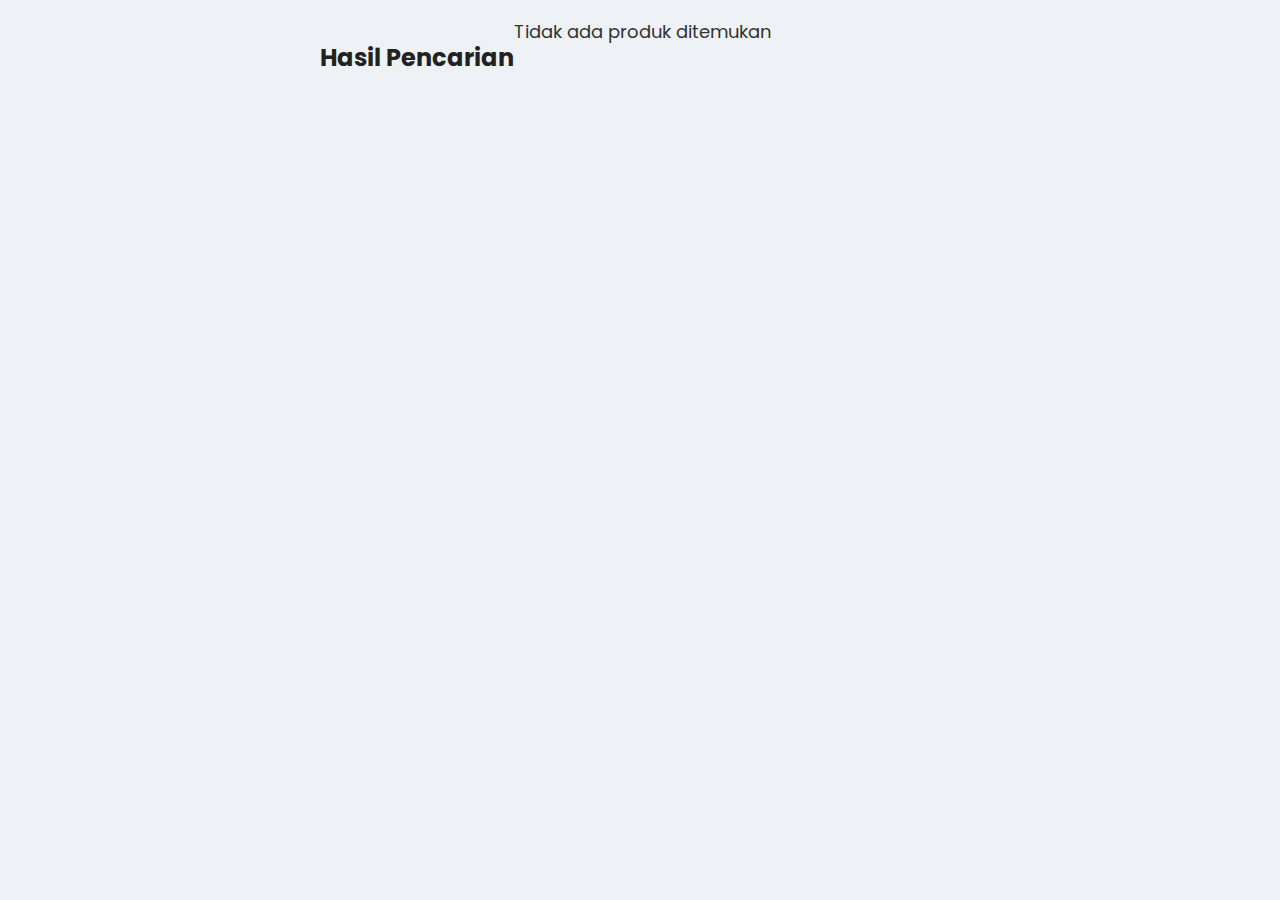
<file: src/hasil-pencarian.html>
<!DOCTYPE html>
<html lang="id">
<head>
<meta charset="UTF-8">
<title>Hasil Pencarian</title>
<link rel="stylesheet" href="../style/produk.css">
</head>
<body>

<h2 style="margin-left:320px;margin-top:40px">Hasil Pencarian</h2>
<div class="products" id="searchResults"></div>

<script src="../script/produk.js"></script>
<script>
document.addEventListener("DOMContentLoaded", ()=>{
    const keyword = (localStorage.getItem("searchKeyword")||"").toLowerCase();
    
    const allCards = document.querySelectorAll(".card");
    const container = document.getElementById("searchResults");
    container.innerHTML = "";

    allCards.forEach(card=>{
        const name = card.querySelector("h3").textContent.toLowerCase();
        if(name.includes(keyword)){
            container.appendChild(card.cloneNode(true));
        }
    });

    if(container.children.length === 0){
        container.innerHTML = `<p style="color:#333;font-size:18px;text-align:center;width:100%;">Tidak ada produk ditemukan</p>`;
    }
});

</script>

</body>
</html>
</file>
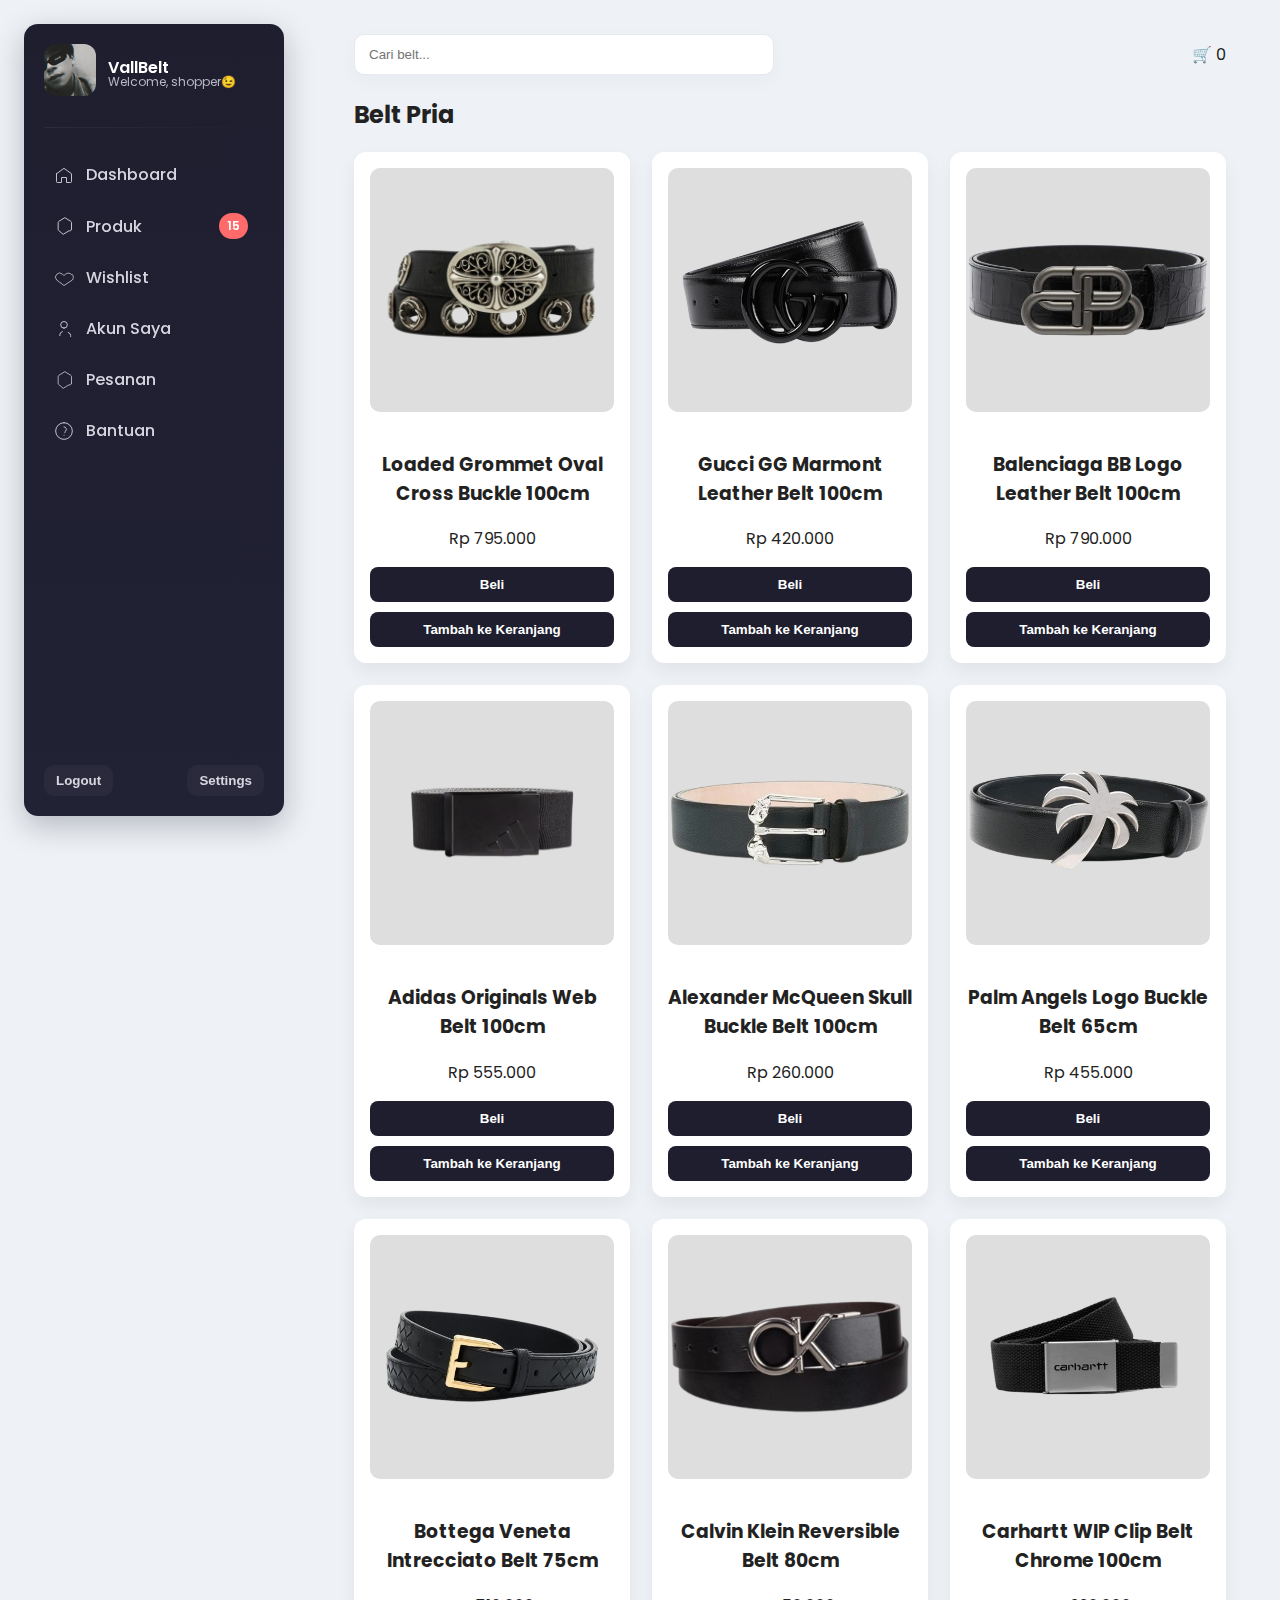
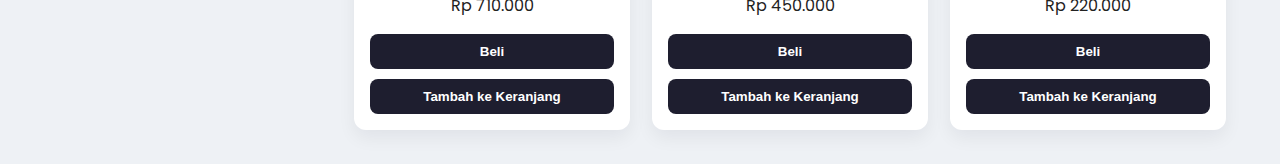
<file: src/pria.html>
<!-- Modern Sidebar UI for Belt E-commerce (Styled Sidebar Menu) -->
<!DOCTYPE html>
<html lang="en">
<head>
<meta charset="UTF-8" />
<meta name="viewport" content="width=device-width, initial-scale=1.0" />
<title>Belt Store</title>
<link rel="stylesheet" href="../style/pria.css">
</head>
<body>

<div class="sidebar" role="navigation" aria-label="Sidebar menu">
    <div class="profile">
        <div class="avatar">
            <img src="../assets/logo.jpg" alt="logo">
        </div>
        <div class="meta">
            <div class="name">VallBelt</div>
            <div class="role">Welcome, shopper😉</div>
        </div>
    </div>

    <div class="divider"></div>

    <nav class="menu">
        <div class="menu-item" data-key="dashboard">
            <!-- Home Icon -->
            <svg viewBox="0 0 24 24" fill="none" xmlns="http://www.w3.org/2000/svg"><path d="M3 10.5L12 4l9 6.5V20a1 1 0 0 1-1 1h-5v-6H9v6H4a1 1 0 0 1-1-1V10.5z" stroke="currentColor" stroke-width="1.2" stroke-linecap="round" stroke-linejoin="round"/></svg>
            <a href="../index.html"><span>Dashboard</span></a>
        </div>

        <div class="menu-item" data-key="products">
            <!-- Box Icon -->
            <svg viewBox="0 0 24 24" fill="none" xmlns="http://www.w3.org/2000/svg"><path d="M21 16V8a2 2 0 0 0-1-1.73L13 2l-7 4.27A2 2 0 0 0 5 8v8a2 2 0 0 0 1 1.73L11 22l7-4.27A2 2 0 0 0 21 16z" stroke="currentColor" stroke-width="1.2" stroke-linecap="round" stroke-linejoin="round"/></svg>
            <a href="../src/produk.html"><span>Produk</span></a>
            <div class="badge">15</div>
        </div>

        <div class="menu-item" data-key="wishlist">
            <!-- Heart Icon -->
            <svg viewBox="0 0 24 24" fill="none" xmlns="http://www.w3.org/2000/svg"><path d="M20.8 7.6a4.9 4.9 0 0 0-7-0.1L12 9l-1.8-1.5a4.9 4.9 0 1 0-6.9 7L12 21l9.8-6.4a4.9 4.9 0 0 0-.0-7z" stroke="currentColor" stroke-width="1" stroke-linecap="round" stroke-linejoin="round"/></svg>
            <span>Wishlist</span>
        </div>

        <div class="menu-item" data-key="account">
            <!-- User Icon -->
            <svg viewBox="0 0 24 24" fill="none" xmlns="http://www.w3.org/2000/svg"><path d="M20 21v-1a4 4 0 0 0-3-3.87M7 20v-1a4 4 0 0 1 3-3.87M12 11a4 4 0 1 0 0-8 4 4 0 0 0 0 8z" stroke="currentColor" stroke-width="1.2" stroke-linecap="round" stroke-linejoin="round"/></svg>
            <span>Akun Saya</span>
        </div>

        <div class="menu-item" data-key="orders">
            <!-- Package Icon -->
            <svg viewBox="0 0 24 24" fill="none" xmlns="http://www.w3.org/2000/svg"><path d="M21 16V8a2 2 0 0 0-1-1.73L13 2l-7 4.27A2 2 0 0 0 5 8v8a2 2 0 0 0 1 1.73L11 22l7-4.27A2 2 0 0 0 21 16z" stroke="currentColor" stroke-width="1" stroke-linecap="round" stroke-linejoin="round"/></svg>
            <span>Pesanan</span>
        </div>

        <div class="menu-item" data-key="support">
            <!-- Help Icon -->
            <svg viewBox="0 0 24 24" fill="none" xmlns="http://www.w3.org/2000/svg"><path d="M12 2a10 10 0 1 0 0 20 10 10 0 0 0 0-20zM12 17v.01M12 7a3 3 0 0 1 2 5c-.5.5-1 1-1 2" stroke="currentColor" stroke-width="1.2" stroke-linecap="round" stroke-linejoin="round"/></svg>
            <a href="../src/bantuan.html"><span>Bantuan</span></a>
        </div>
    </nav>

    <div class="sidebar-footer">
        <button class="action-btn" id="btn-logout">Logout</button>
        <button class="action-btn" id="btn-settings">Settings</button>
    </div>
</div>

<div class="content">
    <div class="top-bar">
        <input type="text" placeholder="Cari belt..." aria-label="Search belts" />
        <div id="cart">🛒 <span id="cart-count">0</span></div>
    </div>


    <!-- <h2>Rekomendasi Belt</h2> -->
    <h2>Belt Pria</h2>
    <div class="products">
        <div class="card">
            <img src="../barang/chrome hearts.png" alt="Belt Kulit Premium" />
            <h3>Loaded Grommet Oval Cross Buckle 100cm</h3>
            <p>Rp 795.000</p>
            <button class="btn-primary" onclick="buyNow(this)">Beli</button>
            <button onclick="addToCart(this)">Tambah ke Keranjang</button>
        </div>
        <div class="card">
            <img src="../barang/gucci.png" alt="Belt Jeans Hitam" />
            <h3>Gucci GG Marmont Leather Belt 100cm</h3>
            <p>Rp 420.000</p>
            <button class="btn-primary" onclick="buyNow(this)">Beli</button>
            <button onclick="addToCart(this)">Tambah ke Keranjang</button>
        </div>
        <div class="card">
            <img src="../barang/balenciaga.png" alt="Belt Elegan Coklat" />
            <h3>Balenciaga BB Logo Leather Belt 100cm</h3>
            <p>Rp 790.000</p>
            <button class="btn-primary" onclick="buyNow(this)">Beli</button>
            <button onclick="addToCart(this)">Tambah ke Keranjang</button>
        </div>
        <div class="card">
            <img src="../barang/adidas.png" alt="Belt Elegan Coklat" />
            <h3>Adidas Originals Web Belt 100cm</h3>
            <p>Rp 555.000</p>
            <button class="btn-primary" onclick="buyNow(this)">Beli</button>
            <button onclick="addToCart(this)">Tambah ke Keranjang</button>
        </div>
        <div class="card">
            <img src="../barang/alexander.png" alt="Belt Elegan Coklat" />
            <h3>Alexander McQueen Skull Buckle Belt 100cm</h3>
            <p>Rp 260.000</p>
            <button class="btn-primary" onclick="buyNow(this)">Beli</button>
            <button onclick="addToCart(this)">Tambah ke Keranjang</button>
        </div>
        <div class="card">
            <img src="../barang/palm angels.png" alt="Belt Elegan Coklat" />
            <h3>Palm Angels Logo Buckle Belt 65cm</h3>
            <p>Rp 455.000</p>
            <button class="btn-primary" onclick="buyNow(this)">Beli</button>
            <button onclick="addToCart(this)">Tambah ke Keranjang</button>
        </div>
        <div class="card">
            <img src="../barang/botegga.png" alt="Belt Elegan Coklat" />
            <h3>Bottega Veneta Intrecciato Belt 75cm</h3>
            <p>Rp 710.000</p>
            <button class="btn-primary" onclick="buyNow(this)">Beli</button>
            <button onclick="addToCart(this)">Tambah ke Keranjang</button>
        </div>
        <div class="card">
            <img src="../barang/calvin klein.png" alt="Belt Elegan Coklat" />
            <h3>Calvin Klein Reversible Belt 80cm</h3>
            <p>Rp 450.000</p>
            <button class="btn-primary" onclick="buyNow(this)">Beli</button>
            <button onclick="addToCart(this)">Tambah ke Keranjang</button>
        </div>
        <div class="card">
            <img src="../barang/carhart.png" alt="Belt Elegan Coklat" />
            <h3>Carhartt WIP Clip Belt Chrome 100cm</h3>
            <p>Rp 220.000</p>
            <button class="btn-primary" onclick="buyNow(this)">Beli</button>
            <button onclick="addToCart(this)">Tambah ke Keranjang</button>
        </div>
    </div>
    
</div>


<!-- MINI CART POPUP -->
<div class="mini-cart" id="miniCart">
    <h3>Keranjang</h3>
    <div id="cartItems"></div>
    <div class="mini-footer">
        <div class="muted">Total: Rp <span id="totalPrice">0</span></div>
        <div>
            <button class="btn-primary" id="btnCheckout">Checkout</button>
        </div>
    </div>
</div>


<!-- CHECKOUT MODAL -->
<div class="overlay" id="overlay">
    <div class="checkout-modal" role="dialog" aria-modal="true" aria-labelledby="checkoutTitle">
        <h3 id="checkoutTitle">Checkout</h3>
        <div id="checkoutSummary" class="muted">Ringkasan pesanan akan muncul di sini.</div>
        <form id="checkoutForm">
            <div class="field"><input type="text" id="name" placeholder="Nama lengkap" required></div>
            <div class="field"><input type="text" id="address" placeholder="Alamat lengkap" required></div>
            <div class="field"><input type="text" id="phone" placeholder="Nomor HP" required></div>
            <!-- tambahan metode pembayaran -->
            <div class="field">
                <select id="paymentMethod" required>
                    <option value="Transfer Bank">Transfer Bank</option>
                    <option value="COD (Bayar di Tempat)">COD (Bayar di Tempat)</option>
                    <option value="E-Wallet">E-Wallet (Dana/Gopay/Ovo)</option>
                </select>
            </div>
            <div class="field"><textarea id="note" placeholder="Catatan (opsional)"></textarea></div>
            <div style="display:flex;gap:8px;justify-content:flex-end;margin-top:8px;">
                <button type="button" class="btn-primary" id="confirmPay">Konfirmasi & Bayar</button>
                <button type="button" class="btn-primary" id="cancelCheckout" style="background:#6b7280;">Batal</button>
            </div>
        </form>
    </div>
</div>

<script src="../script/pria.js"></script>
<script src="../script/search.js"></script>

</body>
</html>
</file>
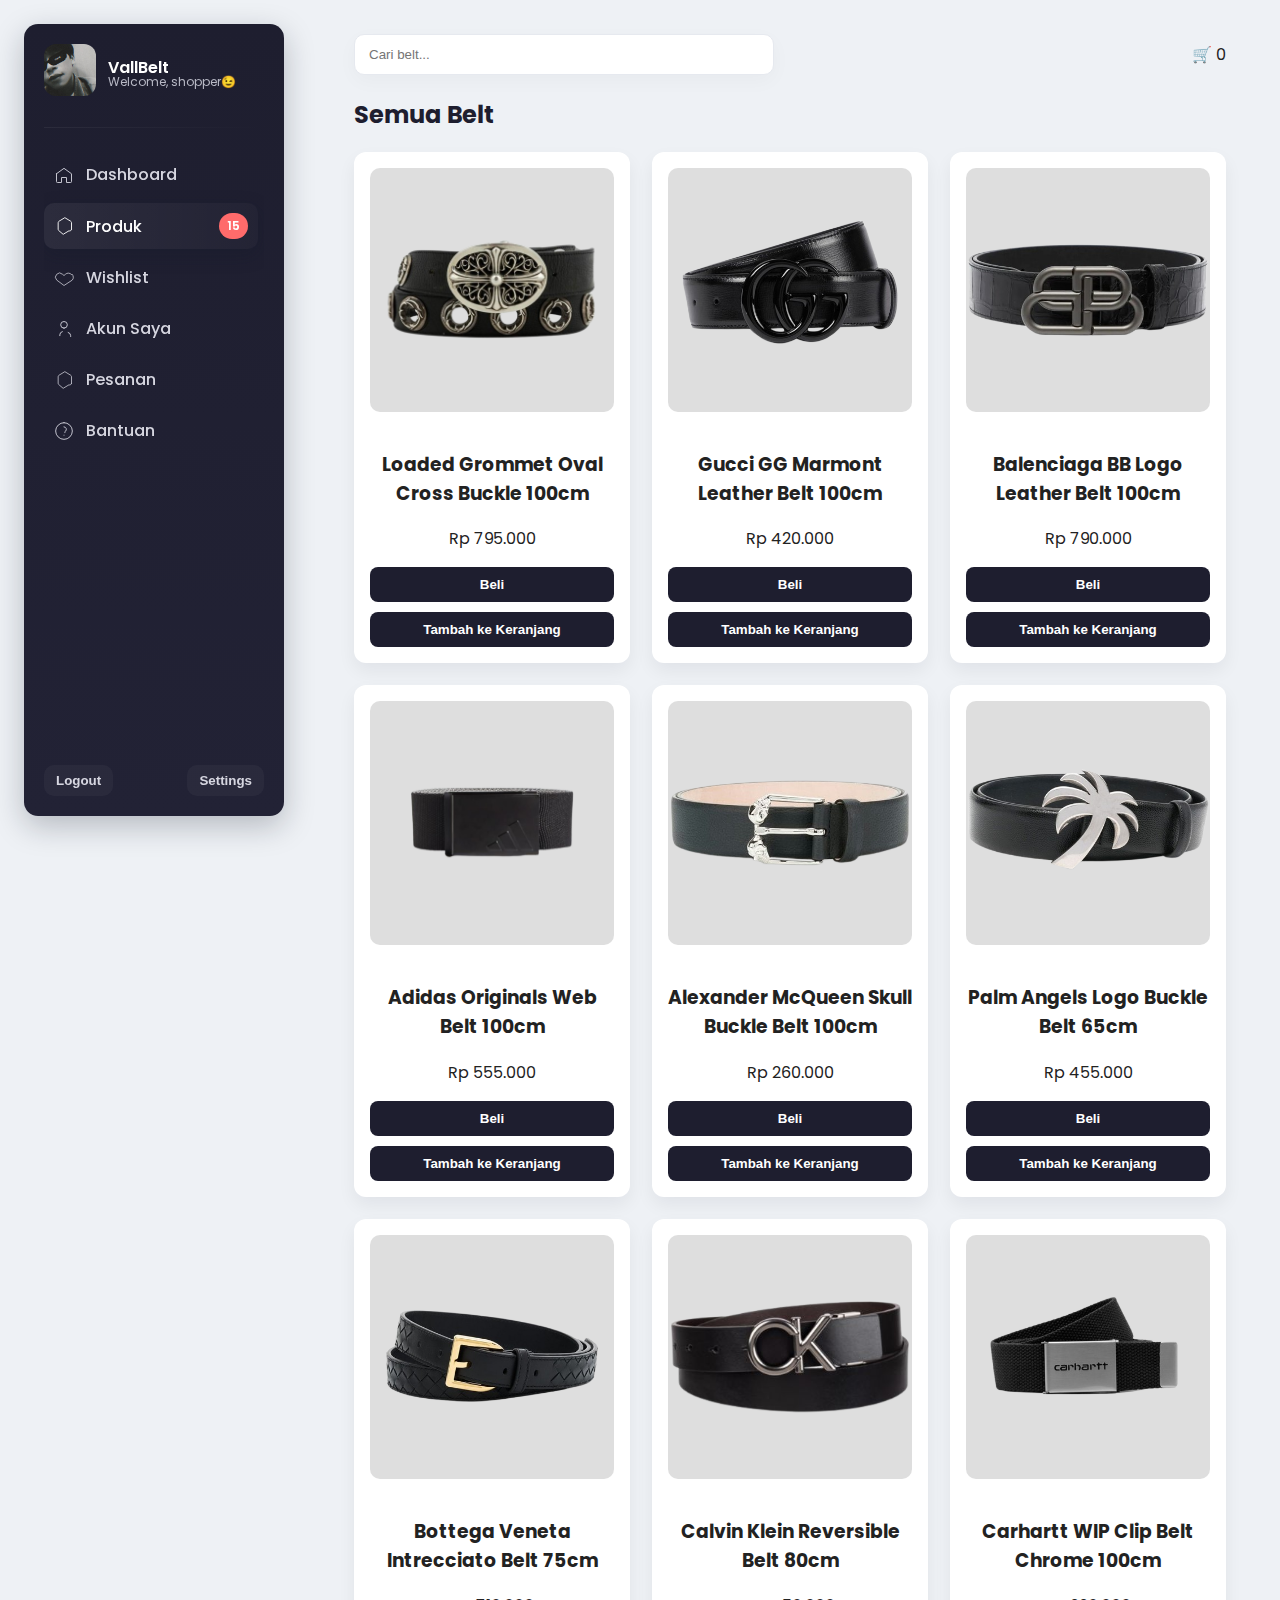
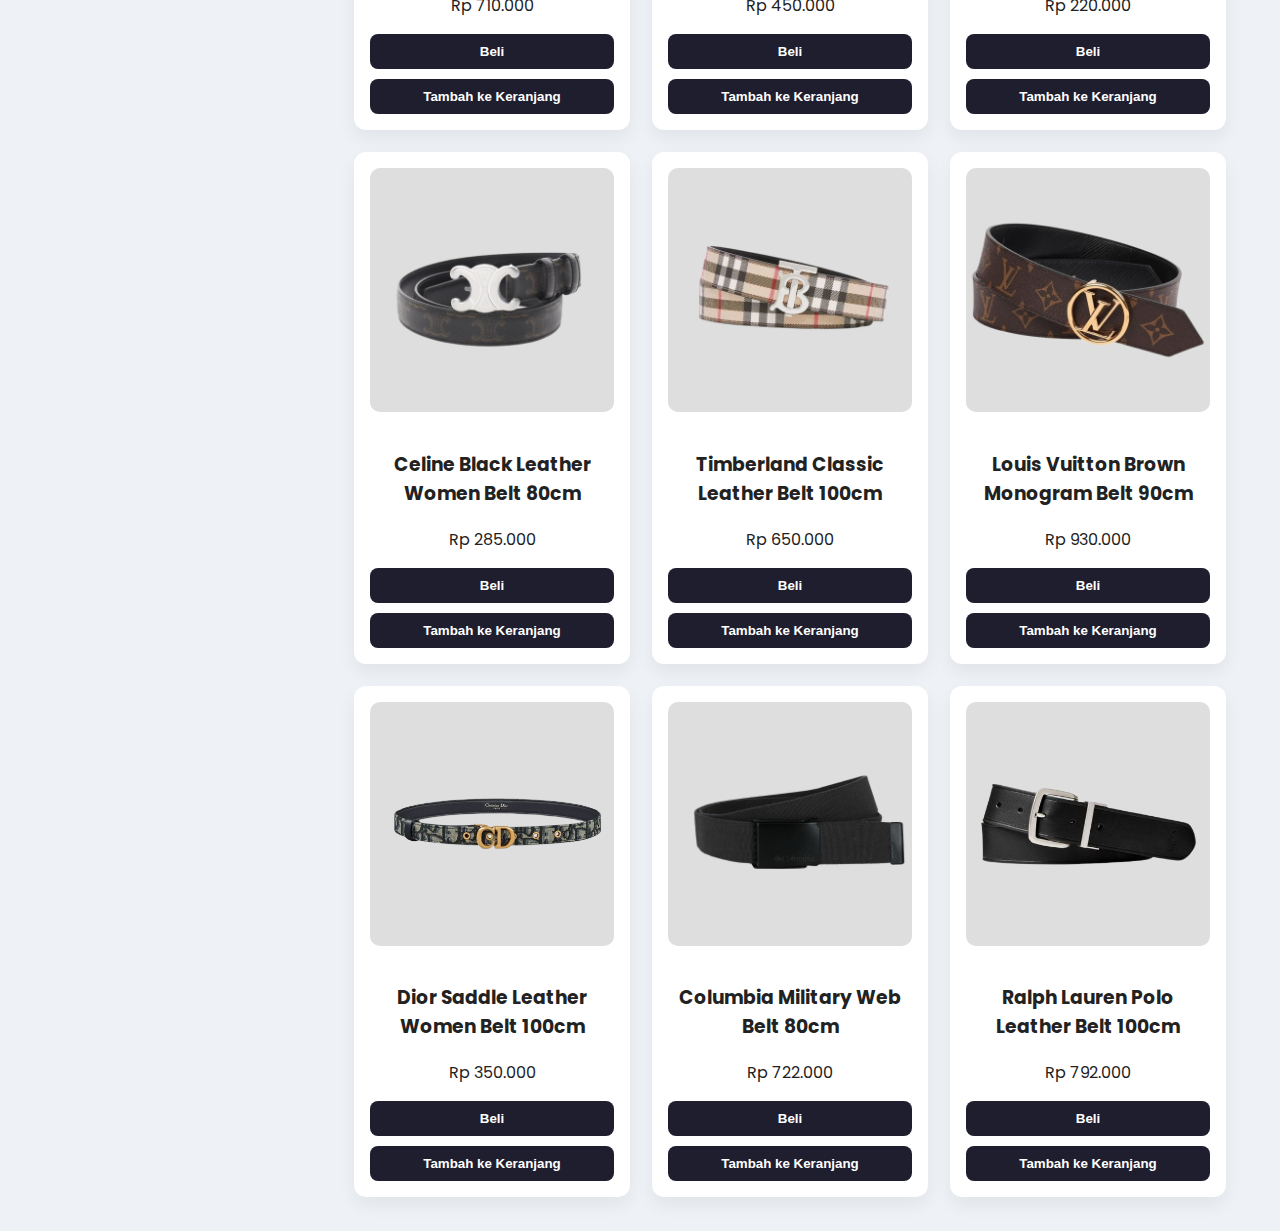
<file: src/produk.html>
<!-- Modern Sidebar UI for Belt E-commerce (Styled Sidebar Menu) -->
<!DOCTYPE html>
<html lang="en">
<head>
<meta charset="UTF-8" />
<meta name="viewport" content="width=device-width, initial-scale=1.0" />
<title>Belt Store</title>
<link rel="stylesheet" href="../style/produk.css">
</head>
<body>

<div class="sidebar" role="navigation" aria-label="Sidebar menu">
    <div class="profile">
        <div class="avatar">
            <img src="../assets/logo.jpg" alt="logo">
        </div>
        <div class="meta">
            <div class="name">VallBelt</div>
            <div class="role">Welcome, shopper😉</div>
        </div>
    </div>

    <div class="divider"></div>

    <nav class="menu">
        <div class="menu-item" data-key="dashboard">
            <!-- Home Icon -->
            <svg viewBox="0 0 24 24" fill="none" xmlns="http://www.w3.org/2000/svg"><path d="M3 10.5L12 4l9 6.5V20a1 1 0 0 1-1 1h-5v-6H9v6H4a1 1 0 0 1-1-1V10.5z" stroke="currentColor" stroke-width="1.2" stroke-linecap="round" stroke-linejoin="round"/></svg>
            <a href="../index.html"><span>Dashboard</span></a>
        </div>

        <div class="menu-item active" data-key="products">
            <!-- Box Icon -->
            <svg viewBox="0 0 24 24" fill="none" xmlns="http://www.w3.org/2000/svg"><path d="M21 16V8a2 2 0 0 0-1-1.73L13 2l-7 4.27A2 2 0 0 0 5 8v8a2 2 0 0 0 1 1.73L11 22l7-4.27A2 2 0 0 0 21 16z" stroke="currentColor" stroke-width="1.2" stroke-linecap="round" stroke-linejoin="round"/></svg>
            <span>Produk</span>
            <div class="badge">15</div>
        </div>

        <div class="menu-item" data-key="wishlist">
            <!-- Heart Icon -->
            <svg viewBox="0 0 24 24" fill="none" xmlns="http://www.w3.org/2000/svg"><path d="M20.8 7.6a4.9 4.9 0 0 0-7-0.1L12 9l-1.8-1.5a4.9 4.9 0 1 0-6.9 7L12 21l9.8-6.4a4.9 4.9 0 0 0-.0-7z" stroke="currentColor" stroke-width="1" stroke-linecap="round" stroke-linejoin="round"/></svg>
            <span>Wishlist</span>
        </div>

        <div class="menu-item" data-key="account">
            <!-- User Icon -->
            <svg viewBox="0 0 24 24" fill="none" xmlns="http://www.w3.org/2000/svg"><path d="M20 21v-1a4 4 0 0 0-3-3.87M7 20v-1a4 4 0 0 1 3-3.87M12 11a4 4 0 1 0 0-8 4 4 0 0 0 0 8z" stroke="currentColor" stroke-width="1.2" stroke-linecap="round" stroke-linejoin="round"/></svg>
            <span>Akun Saya</span>
        </div>

        <div class="menu-item" data-key="orders">
            <!-- Package Icon -->
            <svg viewBox="0 0 24 24" fill="none" xmlns="http://www.w3.org/2000/svg"><path d="M21 16V8a2 2 0 0 0-1-1.73L13 2l-7 4.27A2 2 0 0 0 5 8v8a2 2 0 0 0 1 1.73L11 22l7-4.27A2 2 0 0 0 21 16z" stroke="currentColor" stroke-width="1" stroke-linecap="round" stroke-linejoin="round"/></svg>
            <span>Pesanan</span>
        </div>

        <div class="menu-item" data-key="support">
            <!-- Help Icon -->
            <svg viewBox="0 0 24 24" fill="none" xmlns="http://www.w3.org/2000/svg"><path d="M12 2a10 10 0 1 0 0 20 10 10 0 0 0 0-20zM12 17v.01M12 7a3 3 0 0 1 2 5c-.5.5-1 1-1 2" stroke="currentColor" stroke-width="1.2" stroke-linecap="round" stroke-linejoin="round"/></svg>
            <a href="../src/bantuan.html"><span>Bantuan</span></a>
        </div>
    </nav>

    <div class="sidebar-footer">
        <button class="action-btn" id="btn-logout">Logout</button>
        <button class="action-btn" id="btn-settings">Settings</button>
    </div>
</div>

<div class="content">
    <div class="top-bar">
        <input type="text" placeholder="Cari belt..." aria-label="Search belts" onkeydown="if(event.key==='Enter') handleSearch()"/>
        <div id="cart">🛒 <span id="cart-count">0</span></div>
    </div>


    <!-- <h2>Rekomendasi Belt</h2> -->
    <h2 style="color: #1e1e2f;">Semua Belt</h2>
    <div class="products">
        <div class="card">
            <img src="../barang/chrome hearts.png" alt="Belt Kulit Premium" />
            <h3>Loaded Grommet Oval Cross Buckle 100cm</h3>
            <p>Rp 795.000</p>
            <button class="btn-primary" onclick="buyNow(this)">Beli</button>
            <button onclick="addToCart(this)">Tambah ke Keranjang</button>
        </div>
        <div class="card">
            <img src="../barang/gucci.png" alt="Belt Jeans Hitam" />
            <h3>Gucci GG Marmont Leather Belt 100cm</h3>
            <p>Rp 420.000</p>
            <button class="btn-primary" onclick="buyNow(this)">Beli</button>
            <button onclick="addToCart(this)">Tambah ke Keranjang</button>
        </div>
        <div class="card">
            <img src="../barang/balenciaga.png" alt="Belt Elegan Coklat" />
            <h3>Balenciaga BB Logo Leather Belt 100cm</h3>
            <p>Rp 790.000</p>
            <button class="btn-primary" onclick="buyNow(this)">Beli</button>
            <button onclick="addToCart(this)">Tambah ke Keranjang</button>
        </div>
        <div class="card">
            <img src="../barang/adidas.png" alt="Belt Elegan Coklat" />
            <h3>Adidas Originals Web Belt 100cm</h3>
            <p>Rp 555.000</p>
            <button class="btn-primary" onclick="buyNow(this)">Beli</button>
            <button onclick="addToCart(this)">Tambah ke Keranjang</button>
        </div>
        <div class="card">
            <img src="../barang/alexander.png" alt="Belt Elegan Coklat" />
            <h3>Alexander McQueen Skull Buckle Belt 100cm</h3>
            <p>Rp 260.000</p>
            <button class="btn-primary" onclick="buyNow(this)">Beli</button>
            <button onclick="addToCart(this)">Tambah ke Keranjang</button>
        </div>
        <div class="card">
            <img src="../barang/palm angels.png" alt="Belt Elegan Coklat" />
            <h3>Palm Angels Logo Buckle Belt 65cm</h3>
            <p>Rp 455.000</p>
            <button class="btn-primary" onclick="buyNow(this)">Beli</button>
            <button onclick="addToCart(this)">Tambah ke Keranjang</button>
        </div>
        <div class="card">
            <img src="../barang/botegga.png" alt="Belt Elegan Coklat" />
            <h3>Bottega Veneta Intrecciato Belt 75cm</h3>
            <p>Rp 710.000</p>
            <button class="btn-primary" onclick="buyNow(this)">Beli</button>
            <button onclick="addToCart(this)">Tambah ke Keranjang</button>
        </div>
        <div class="card">
            <img src="../barang/calvin klein.png" alt="Belt Elegan Coklat" />
            <h3>Calvin Klein Reversible Belt 80cm</h3>
            <p>Rp 450.000</p>
            <button class="btn-primary" onclick="buyNow(this)">Beli</button>
            <button onclick="addToCart(this)">Tambah ke Keranjang</button>
        </div>
        <div class="card">
            <img src="../barang/carhart.png" alt="Belt Elegan Coklat" />
            <h3>Carhartt WIP Clip Belt Chrome 100cm</h3>
            <p>Rp 220.000</p>
            <button class="btn-primary" onclick="buyNow(this)">Beli</button>
            <button onclick="addToCart(this)">Tambah ke Keranjang</button>
        </div>
        <div class="card">
            <img src="../barang/celine.png" alt="Belt Elegan Coklat" />
            <h3>Celine Black Leather Women Belt 80cm</h3>
            <p>Rp 285.000</p>
            <button class="btn-primary" onclick="buyNow(this)">Beli</button>
            <button onclick="addToCart(this)">Tambah ke Keranjang</button>
        </div>
        <div class="card">
            <img src="../barang/tb.png" alt="Belt Elegan Coklat" />
            <h3>Timberland Classic Leather Belt 100cm</h3>
            <p>Rp 650.000</p>
            <button class="btn-primary" onclick="buyNow(this)">Beli</button>
            <button onclick="addToCart(this)">Tambah ke Keranjang</button>
        </div>
        <div class="card">
            <img src="../barang/lv.png" alt="Belt Elegan Coklat" />
            <h3>Louis Vuitton Brown Monogram Belt 90cm</h3>
            <p>Rp 930.000</p>
            <button class="btn-primary" onclick="buyNow(this)">Beli</button>
            <button onclick="addToCart(this)">Tambah ke Keranjang</button>
        </div>
        <div class="card">
            <img src="../barang/dior.png" alt="Belt Elegan Coklat" />
            <h3>Dior Saddle Leather Women Belt 100cm</h3>
            <p>Rp 350.000</p>
            <button class="btn-primary" onclick="buyNow(this)">Beli</button>
            <button onclick="addToCart(this)">Tambah ke Keranjang</button>
        </div>
        <div class="card">
            <img src="../barang/columbia.png" alt="Belt Elegan Coklat" />
            <h3>Columbia Military Web Belt 80cm</h3>
            <p>Rp 722.000</p>
            <button class="btn-primary" onclick="buyNow(this)">Beli</button>
            <button onclick="addToCart(this)">Tambah ke Keranjang</button>
        </div>
        <div class="card">
            <img src="../barang/polo.png" alt="Belt Elegan Coklat" />
            <h3>Ralph Lauren Polo Leather Belt 100cm</h3>
            <p>Rp 792.000</p>
            <button class="btn-primary" onclick="buyNow(this)">Beli</button>
            <button onclick="addToCart(this)">Tambah ke Keranjang</button>
        </div>
    </div>
    
</div>


<!-- MINI CART POPUP -->
<div class="mini-cart" id="miniCart">
    <h3>Keranjang</h3>
    <div id="cartItems"></div>
    <div class="mini-footer">
        <div class="muted">Total: Rp <span id="totalPrice">0</span></div>
        <div>
            <button class="btn-primary" id="btnCheckout">Checkout</button>
        </div>
    </div>
</div>


<!-- CHECKOUT MODAL -->
<div class="overlay" id="overlay">
    <div class="checkout-modal" role="dialog" aria-modal="true" aria-labelledby="checkoutTitle">
        <h3 id="checkoutTitle">Checkout</h3>
        <div id="checkoutSummary" class="muted">Ringkasan pesanan akan muncul di sini.</div>
        <form id="checkoutForm">
            <div class="field"><input type="text" id="name" placeholder="Nama lengkap" required></div>
            <div class="field"><input type="text" id="address" placeholder="Alamat lengkap" required></div>
            <div class="field"><input type="text" id="phone" placeholder="Nomor HP" required></div>
            <!-- tambahan metode pembayaran -->
            <div class="field">
                <select id="paymentMethod" required>
                    <option value="Transfer Bank">Transfer Bank</option>
                    <option value="COD (Bayar di Tempat)">COD (Bayar di Tempat)</option>
                    <option value="E-Wallet">E-Wallet (Dana/Gopay/Ovo)</option>
                </select>
            </div>
            <div class="field"><textarea id="note" placeholder="Catatan (opsional)"></textarea></div>
            <div style="display:flex;gap:8px;justify-content:flex-end;margin-top:8px;">
                <button type="button" class="btn-primary" id="confirmPay">Konfirmasi & Bayar</button>
                <button type="button" class="btn-primary" id="cancelCheckout" style="background:#6b7280;">Batal</button>
            </div>
        </form>
    </div>
</div>

<script src="../script/produk.js"></script>
<script src="../script/search.js"></script>

</body>
</html>
</file>
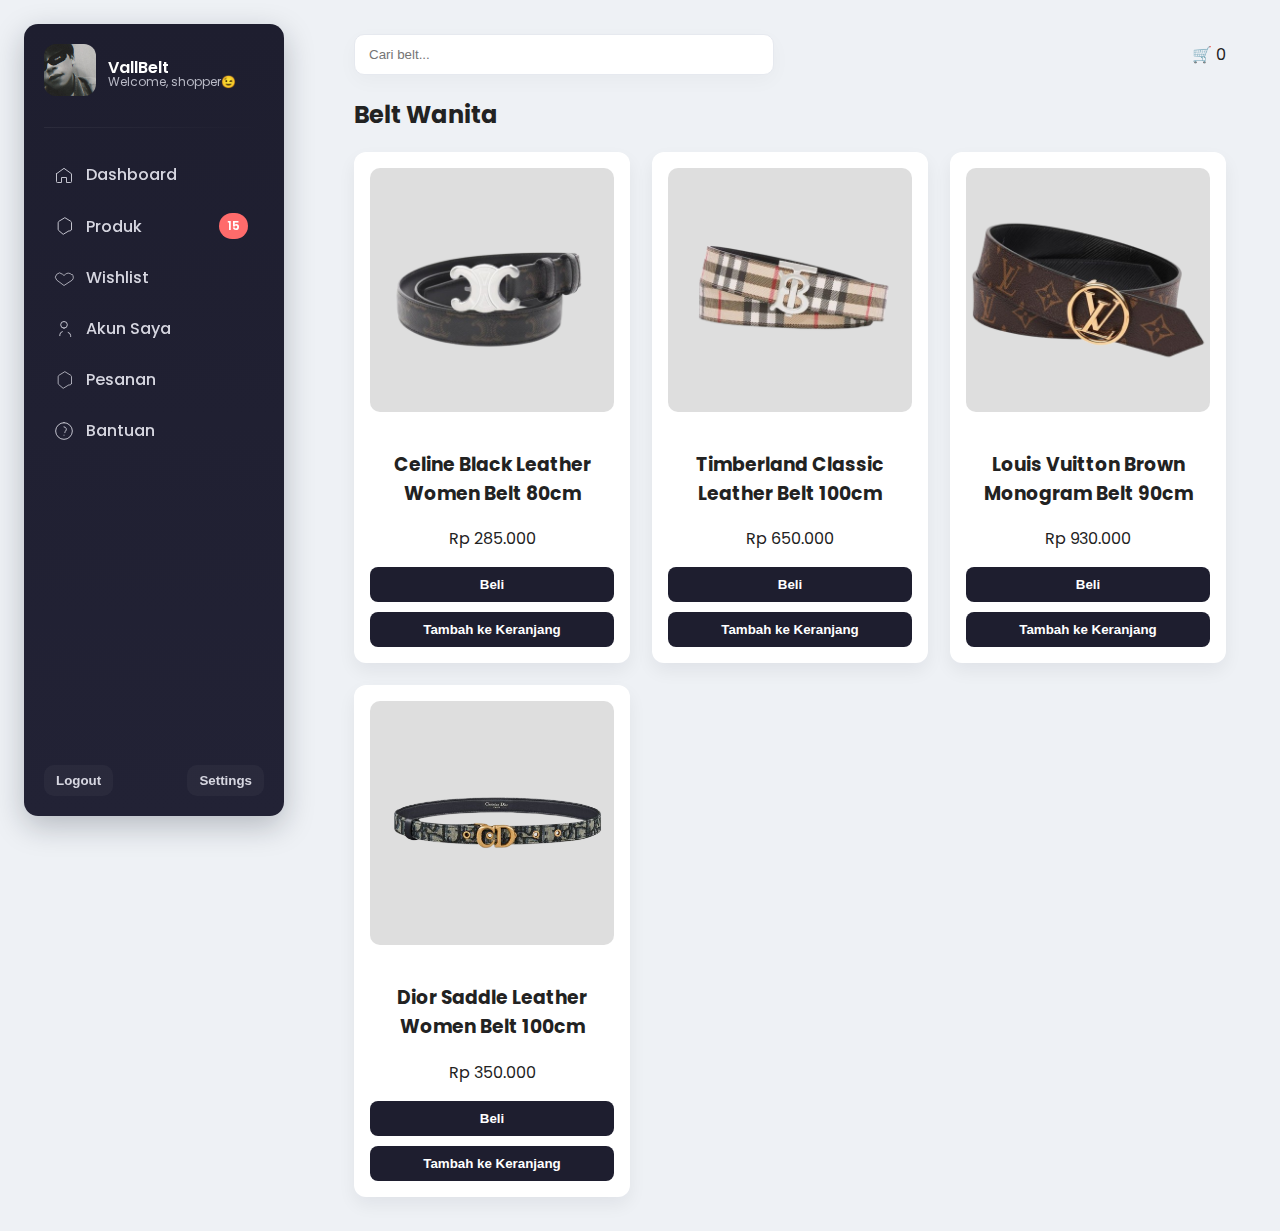
<file: src/wanita.html>
<!-- Modern Sidebar UI for Belt E-commerce (Styled Sidebar Menu) -->
<!DOCTYPE html>
<html lang="en">
<head>
<meta charset="UTF-8" />
<meta name="viewport" content="width=device-width, initial-scale=1.0" />
<title>Belt Store</title>
<link rel="stylesheet" href="../style/wanita.css">
</head>
<body>

<div class="sidebar" role="navigation" aria-label="Sidebar menu">
    <div class="profile">
        <div class="avatar">
            <img src="../assets/logo.jpg" alt="logo">
        </div>
        <div class="meta">
            <div class="name">VallBelt</div>
            <div class="role">Welcome, shopper😉</div>
        </div>
    </div>

    <div class="divider"></div>

    <nav class="menu">
        <div class="menu-item" data-key="dashboard">
            <!-- Home Icon -->
            <svg viewBox="0 0 24 24" fill="none" xmlns="http://www.w3.org/2000/svg"><path d="M3 10.5L12 4l9 6.5V20a1 1 0 0 1-1 1h-5v-6H9v6H4a1 1 0 0 1-1-1V10.5z" stroke="currentColor" stroke-width="1.2" stroke-linecap="round" stroke-linejoin="round"/></svg>
            <a href="../index.html"><span>Dashboard</span></a>
        </div>

        <div class="menu-item" data-key="products">
            <!-- Box Icon -->
            <svg viewBox="0 0 24 24" fill="none" xmlns="http://www.w3.org/2000/svg"><path d="M21 16V8a2 2 0 0 0-1-1.73L13 2l-7 4.27A2 2 0 0 0 5 8v8a2 2 0 0 0 1 1.73L11 22l7-4.27A2 2 0 0 0 21 16z" stroke="currentColor" stroke-width="1.2" stroke-linecap="round" stroke-linejoin="round"/></svg>
            <a href="../src/produk.html"><span>Produk</span></a>
            <div class="badge">15</div>
        </div>

        <div class="menu-item" data-key="wishlist">
            <!-- Heart Icon -->
            <svg viewBox="0 0 24 24" fill="none" xmlns="http://www.w3.org/2000/svg"><path d="M20.8 7.6a4.9 4.9 0 0 0-7-0.1L12 9l-1.8-1.5a4.9 4.9 0 1 0-6.9 7L12 21l9.8-6.4a4.9 4.9 0 0 0-.0-7z" stroke="currentColor" stroke-width="1" stroke-linecap="round" stroke-linejoin="round"/></svg>
            <span>Wishlist</span>
        </div>

        <div class="menu-item" data-key="account">
            <!-- User Icon -->
            <svg viewBox="0 0 24 24" fill="none" xmlns="http://www.w3.org/2000/svg"><path d="M20 21v-1a4 4 0 0 0-3-3.87M7 20v-1a4 4 0 0 1 3-3.87M12 11a4 4 0 1 0 0-8 4 4 0 0 0 0 8z" stroke="currentColor" stroke-width="1.2" stroke-linecap="round" stroke-linejoin="round"/></svg>
            <span>Akun Saya</span>
        </div>

        <div class="menu-item" data-key="orders">
            <!-- Package Icon -->
            <svg viewBox="0 0 24 24" fill="none" xmlns="http://www.w3.org/2000/svg"><path d="M21 16V8a2 2 0 0 0-1-1.73L13 2l-7 4.27A2 2 0 0 0 5 8v8a2 2 0 0 0 1 1.73L11 22l7-4.27A2 2 0 0 0 21 16z" stroke="currentColor" stroke-width="1" stroke-linecap="round" stroke-linejoin="round"/></svg>
            <span>Pesanan</span>
        </div>

        <div class="menu-item" data-key="support">
            <!-- Help Icon -->
            <svg viewBox="0 0 24 24" fill="none" xmlns="http://www.w3.org/2000/svg"><path d="M12 2a10 10 0 1 0 0 20 10 10 0 0 0 0-20zM12 17v.01M12 7a3 3 0 0 1 2 5c-.5.5-1 1-1 2" stroke="currentColor" stroke-width="1.2" stroke-linecap="round" stroke-linejoin="round"/></svg>
            <a href="../src/bantuan.html"><span>Bantuan</span></a>
        </div>
    </nav>

    <div class="sidebar-footer">
        <button class="action-btn" id="btn-logout">Logout</button>
        <button class="action-btn" id="btn-settings">Settings</button>
    </div>
</div>

<div class="content">
    <div class="top-bar">
        <input type="text" placeholder="Cari belt..." aria-label="Search belts" onkeydown="if(event.key==='Enter') handleSearch()"/>
        <div id="cart">🛒 <span id="cart-count">0</span></div>
    </div>


    <!-- <h2>Rekomendasi Belt</h2> -->
    <h2>Belt Wanita</h2>
    <div class="products">
        <div class="card">
            <img src="../barang/celine.png" alt="Belt Elegan Coklat" />
            <h3>Celine Black Leather Women Belt 80cm</h3>
            <p>Rp 285.000</p>
            <button class="btn-primary" onclick="buyNow(this)">Beli</button>
            <button onclick="addToCart(this)">Tambah ke Keranjang</button>
        </div>
        <div class="card">
            <img src="../barang/tb.png" alt="Belt Elegan Coklat" />
            <h3>Timberland Classic Leather Belt 100cm</h3>
            <p>Rp 650.000</p>
            <button class="btn-primary" onclick="buyNow(this)">Beli</button>
            <button onclick="addToCart(this)">Tambah ke Keranjang</button>
        </div>
        <div class="card">
            <img src="../barang/lv.png" alt="Belt Elegan Coklat" />
            <h3>Louis Vuitton Brown Monogram Belt 90cm</h3>
            <p>Rp 930.000</p>
            <button class="btn-primary" onclick="buyNow(this)">Beli</button>
            <button onclick="addToCart(this)">Tambah ke Keranjang</button>
        </div>
        <div class="card">
            <img src="../barang/dior.png" alt="Belt Elegan Coklat" />
            <h3>Dior Saddle Leather Women Belt 100cm</h3>
            <p>Rp 350.000</p>
            <button class="btn-primary" onclick="buyNow(this)">Beli</button>
            <button onclick="addToCart(this)">Tambah ke Keranjang</button>
        </div>
    </div>
    
</div>


<!-- MINI CART POPUP -->
<div class="mini-cart" id="miniCart">
    <h3>Keranjang</h3>
    <div id="cartItems"></div>
    <div class="mini-footer">
        <div class="muted">Total: Rp <span id="totalPrice">0</span></div>
        <div>
            <button class="btn-primary" id="btnCheckout">Checkout</button>
        </div>
    </div>
</div>


<!-- CHECKOUT MODAL -->
<div class="overlay" id="overlay">
    <div class="checkout-modal" role="dialog" aria-modal="true" aria-labelledby="checkoutTitle">
        <h3 id="checkoutTitle">Checkout</h3>
        <div id="checkoutSummary" class="muted">Ringkasan pesanan akan muncul di sini.</div>
        <form id="checkoutForm">
            <div class="field"><input type="text" id="name" placeholder="Nama lengkap" required></div>
            <div class="field"><input type="text" id="address" placeholder="Alamat lengkap" required></div>
            <div class="field"><input type="text" id="phone" placeholder="Nomor HP" required></div>
            <!-- tambahan metode pembayaran -->
            <div class="field">
                <select id="paymentMethod" required>
                    <option value="Transfer Bank">Transfer Bank</option>
                    <option value="COD (Bayar di Tempat)">COD (Bayar di Tempat)</option>
                    <option value="E-Wallet">E-Wallet (Dana/Gopay/Ovo)</option>
                </select>
            </div>
            <div class="field"><textarea id="note" placeholder="Catatan (opsional)"></textarea></div>
            <div style="display:flex;gap:8px;justify-content:flex-end;margin-top:8px;">
                <button type="button" class="btn-primary" id="confirmPay">Konfirmasi & Bayar</button>
                <button type="button" class="btn-primary" id="cancelCheckout" style="background:#6b7280;">Batal</button>
            </div>
        </form>
    </div>
</div>

<script src="../script/pria.js"></script>
<script src="../script/search.js"></script>

</body>
</html>
</file>
<file: style/index.css>
@import url('https://fonts.googleapis.com/css2?family=Poppins:wght@300;400;600;700&display=swap');
    * { box-sizing: border-box; }
    body {
        margin: 0;
        font-family: 'Poppins', sans-serif;
        background: #eef1f5;
        display: flex;
        color: #222;
    }

    /* SIDEBAR CARD */
    .sidebar {
        width: 260px;
        height: 88vh;
        position: fixed;
        top: 24px;
        left: 24px;
        background: linear-gradient(180deg, #1e1e2f 0%, #222235 100%);
        color: #fff;
        padding: 20px;
        border-radius: 14px;
        box-shadow: 0 10px 30px rgba(16,24,40,0.25);
        display: flex;
        flex-direction: column;
        gap: 18px;
        overflow: hidden;
    }

    .profile {
        display: flex;
        align-items: center;
        gap: 12px;
    }
    .avatar img{
        width: 52px;
        height: 52px;
        border-radius: 12px;
        background: linear-gradient(135deg,#2b2b3d,#3b3b55);
        display: inline-grid;
        place-items: center;
        font-weight: 700;
        color: #fff;
        font-size: 18px;
        box-shadow: 0 4px 10px rgba(0,0,0,0.25) inset;
    }
    .profile .meta {
        display: flex;
        flex-direction: column;
        line-height: 1;
    }
    .profile .meta .name { font-weight: 600; }
    .profile .meta .role { font-size: 12px; color: #b8b9c5; }

    .divider {
        height: 1px;
        background: linear-gradient(90deg, rgba(255,255,255,0.06), rgba(255,255,255,0));
        margin: 6px 0;
    }

    .menu {
        display: flex;
        flex-direction: column;
        gap: 6px;
        overflow-y: auto;
        padding-right: 6px;
    }

    .menu-item {
        display: flex;
        align-items: center;
        gap: 12px;
        padding: 10px;
        border-radius: 10px;
        color: #d6d6e0;
        text-decoration: none;
        cursor: pointer;
        transition: all 0.18s ease;
        font-weight: 500;
    }

       .menu-item a{
        text-decoration: none;
        color: #d6d6e0;
    }

    .menu-item:hover { transform: translateX(6px); color: #fff; }

    .menu-item svg { flex-shrink: 0; width: 20px; height: 20px; opacity: 0.9; }

    .menu-item.active {
        background: linear-gradient(90deg, rgba(255,255,255,0.06), rgba(255,255,255,0.02));
        color: #fff;
        box-shadow: 0 6px 18px rgba(16,24,40,0.25);
        transform: none;
    }

    .badge {
        margin-left: auto;
        background: #ff6b6b;
        color: #fff;
        padding: 4px 8px;
        font-size: 12px;
        border-radius: 999px;
        font-weight: 600;
    }

    /* FOOTER ACTIONS */
    .sidebar-footer {
        margin-top: auto;
        display: flex;
        gap: 8px;
        align-items: center;
        justify-content: space-between;
    }
    .action-btn {
        background: rgba(255,255,255,0.04);
        color: #d6d6e0;
        border: none;
        padding: 8px 12px;
        border-radius: 10px;
        cursor: pointer;
        transition: 0.15s;
        font-weight: 600;
    }
    .action-btn:hover { background: rgba(255,255,255,0.07); }

    /* MAIN CONTENT */
    .content {
        margin-left: 320px;
        width: calc(100% - 340px);
        padding: 34px;
    }
    .top-bar {
        display: flex;
        justify-content: space-between;
        align-items: center;
        gap: 12px;
        margin-bottom: 22px;
        cursor: pointer;
    }

    /* Promo Slider */
.promo-slider {
    width: 100%;
    height: 280px;
    position: relative;
    overflow: hidden;
    border-radius: 14px;
    box-shadow: 0 10px 26px rgba(0,0,0,0.08);
    margin-bottom: 26px;
     z-index: 10;
}

.promo-slider img {
    width: 100%;
    height: 280px;
    object-fit: cover;
    border-radius: 14px;
}

.slides {
    display: flex;
    transition: transform .6s ease-in-out;
    position: relative;
    z-index: 5;
}

.slide {
    min-width: 100%;
    opacity: 0;
    transition: opacity .6s ease;
}

.slide.active {
    opacity: 1;
}

.slider-controls span {
    position: absolute;
    top: 50%;
    padding: 10px;
    font-size: 24px;
    cursor: pointer;
    font-weight: bold;
    background: rgba(0, 0, 0, 0);
    color: #ffffff00;
    border-radius: 50%;
    transform: translateY(-50%);
    user-select: none;

}

.prev { left: 14px; }
.next { right: 14px; }

.dots {
    position: absolute;
    bottom: 10px;
    width: 100%;
    display: flex;
    justify-content: center;
    gap: 6px;
}

.dots span {
    width: 12px;
    height: 12px;
    background: rgba(255,255,255,0.6);
    border-radius: 50%;
    cursor: pointer;
}

.dots .active-dot {
    background: #fff;
}

/* Grid kategori */
.category-grid {
    display: flex;
    flex-wrap: wrap;
    gap: 25px; /* super dekat */
}

.cat-item {
    display: flex;
    flex-direction: column;
    align-items: center; /* pusatkan card dan teks */
}


/* Card kategori (hanya gambar) */
.category-card {
    background: #fff;
    padding: 4px;
    border-radius: 10px;
    width: 50px;
    height: 50px;
    display: flex;
    align-items: center;
    justify-content: center;
    cursor: pointer;
    box-shadow: 0 0 6px rgba(0,0,0,0.25);
    transition: 0.3s;
}


/* Gambar di dalam card */
.category-card img {
    width: 40px;
    height: 40px;
    object-fit: contain;
}

.category-label {
    margin-top: 4px;
    font-size: 13px;
    font-weight: 600;
    color: #222;
    text-align: center; /* rata tengah teks */
    width: 100%; /* biar text-align center bekerja full */
}

.category-card:hover {
    transform: translateY(-6px);
}

/* PROMO SECTION (Model Shopee) */
.promo-section {
    margin-top: 20px;
    width: 100%;
    display: grid;
    grid-template-columns: 2fr 1fr;
    gap: 12px;
}

.promo-section img {
    width: 100%;
    height: auto;
    border-radius: 12px;
    object-fit: cover;
    box-shadow: 0 4px 12px rgba(0,0,0,0.12);
}

/* Column kanan (2 banner kecil vertikal) */
.promo-right {
    display: flex;
    flex-direction: column;
    gap: 12px;
}


    .top-bar input {
        padding: 12px 14px;
        width: 420px;
        border-radius: 10px;
        border: 1px solid #e6e9ef;
        box-shadow: 0 6px 20px rgba(16,24,40,0.03);
    }

    .products {
        display: grid;
        grid-template-columns: repeat(auto-fit, minmax(240px, 1fr));
        gap: 22px;
    }
    .card {
        background: #fff;
        border-radius: 12px;
        padding: 16px;
        box-shadow: 0 8px 18px rgba(16,24,40,0.06);
        text-align: center;
        transition: transform 0.18s ease, box-shadow 0.18s ease;
    }
    .card:hover { transform: translateY(-6px); box-shadow: 0 14px 30px rgba(16,24,40,0.08); }
    .card img { width: 100%; border-radius: 10px; margin-bottom: 12px; }
    .card button {
        padding: 10px;
        width: 100%;
        background: #1e1e2f;
        color: #fff;
        border: none;
        border-radius: 8px;
        cursor: pointer;
        font-weight: 600;
    }

.store-info-section {
    margin-top: 40px;
    padding: 25px;
    background: #ffffff;
    border-radius: 14px;
    box-shadow: 0 6px 20px rgba(0,0,0,0.05);
}

.store-info-section h2 {
    margin-bottom: 6px;
    color: #0f3460;
}

.store-info-section .about-text {
    color: #444;
    font-size: 14px;
    margin-bottom: 25px;
}

.footer-grid {
    display: grid;
    grid-template-columns: repeat(auto-fit, minmax(180px, 1fr));
    gap: 30px;
}

.footer-col h3 {
    font-size: 15px;
    margin-bottom: 10px;
    font-weight: 600;
}

.footer-col a {
    display: block;
    font-size: 13px;
    color: #555;
    margin: 4px 0;
    cursor: pointer;
    text-decoration: none;
}

.footer-col a:hover {
    color: #0f3460;
}

.pay-grid {
    display: grid;
    grid-template-columns: repeat(3, 1fr);
    gap: 6px;
    cursor: pointer;
}

.pay-grid img {
    width: 100%;
    box-shadow: 0px 5px 5px rgba(0, 0, 0, 0.245);
}

.qr {
    width: 110px;
    margin-bottom: 8px;
}

.app-buttons img {
    width: 110px;
    margin: 4px 0;
}


    /* MINI CART (popup & modal) */
    .mini-cart {
        position: fixed;
        right: 24px;
        top: 24px;
        background: #fff;
        color: #222;
        width: 360px;
        max-height: 75vh;
        overflow-y: auto;
        border-radius: 14px;
        padding: 16px;
        display: none;
        box-shadow: 0 20px 40px rgba(16,24,40,0.12);
        z-index: 1200;
    }
    .mini-cart h3 { margin: 0 0 12px; }
    .cart-item { display:flex; justify-content:space-between; align-items:center; padding:10px; border-radius:8px; background: #f6f7fb; margin-bottom:8px; }
    .cart-item .left { display:flex; gap:10px; align-items:center; }
    .qty-control { display:flex; gap:6px; align-items:center; }
    .qty-control button { padding:6px 8px; border:none; background:#1e1e2f; color:#fff; border-radius:6px; cursor:pointer; }
    .remove-btn { background: transparent; border: none; color: #c53030; font-weight:700; cursor:pointer; }
    .mini-footer { margin-top: 12px; display:flex; justify-content:space-between; align-items:center; gap:8px; }
    .btn-primary { background:#1e1e2f; color:#fff; border:none; padding:10px 12px; border-radius:8px; cursor:pointer; font-weight:600; }

    /* CHECKOUT MODAL */
    .overlay { position: fixed; inset: 0; background: rgba(0,0,0,0.45); display:none; align-items:center; justify-content:center; z-index:1300; }
    .checkout-modal { background:#fff; color:#222; padding:20px; border-radius:12px; width:520px; max-width:95%; }
    .checkout-modal h3 { margin-top:0; }
    .field { margin-bottom:10px; }
    .field input, .field textarea, .field select { width:100%; padding:10px; border-radius:8px; border:1px solid #e5e7eb; }

    /* small helpers */
    .muted { color: #6b7280; font-size:13px; }

    /* Scrollbar small styling inside sidebar menu */
    .menu::-webkit-scrollbar { width: 8px; }
    .menu::-webkit-scrollbar-thumb { background: rgba(255,255,255,0.06); border-radius: 6px; }

/* ===== Flash Sale Styles (paste ke style/index.css) ===== */
.flashsale-section { margin-top: 18px; margin-bottom: 28px; }

.flashsale-container {
  position: relative;
  width: 100%;
  max-width: 1000px; /* atur sesuai layout utama */
  margin: 8px 0 20px;
  display: flex;
  align-items: center;
  gap: 8px;
}

/* viewport: area yang memotong track */
.flash-viewport {
  overflow: hidden;
  width: calc(100% - 96px); /* sediakan ruang untuk 2 tombol (masing-masing ~40px + margin) */
  margin: 0 auto;
}

/* track: flex horizontal */
.flash-track {
  display: flex;
  gap: 14px;
  transition: transform 400ms ease;
  will-change: transform;
}

/* kartu tetap ukuran seperti sebelumnya (sesuaikan jika perlu) */
.flash-card {
  min-width: 220px; /* ukuran tetap agar gerak konsisten */
  max-width: 220px;
  background: #fff;
  border-radius: 12px;
  padding: 12px;
  box-shadow: 0 6px 18px rgba(0,0,0,0.08);
  text-align: center;
  flex: 0 0 auto;
}

.flash-card img {
  width: 100%;
  height: 135px;
  object-fit: cover;
  border-radius: 8px;
}

.flash-card h4 {
  font-size: 14px;
  margin: 8px 0 4px;
}

.diskon {
    text-decoration: line-through;
    font-size: 12px;
    color: #6b7280;
}

.flash-card p { 
    margin: 0; 
    color: #333; 
}

.card-sale  {
    text-decoration: none;
    color: #1e1e2f;
}

.flash-buy {
  margin-top: 8px;
  background: #ff3d3d;
  color: white;
  border: none;
  padding: 8px 0;
  border-radius: 8px;
  width: 100%;
  cursor: pointer;
  font-weight: 600;
}

/* tombol panah kecil, bulat, berada di luar viewport */
.flash-arrow {
  width: 38px;
  height: 38px;
  border-radius: 50%;
  border: none;
  background: #1e1e2f;
  color: #fff;
  display: grid;
  place-items: center;
  font-size: 18px;
  cursor: pointer;
  z-index: 999;
  box-shadow: 0 6px 18px rgba(0,0,0,0.18);
}

/* letakkan tombol di tengah tinggi kartu (vertikal center) dan sedikit di luar viewport */
.flash-prev { margin-left: 8px; }
.flash-next { margin-right: 8px; }

/* tombol tetap clickable dan tak terpotong: pastikan container tidak overflow hidden */
.flashsale-container { overflow: visible; }

/* responsif: kurangi jumlah visible agar muat */
@media (max-width: 920px) {
  .flash-viewport { width: calc(100% - 80px); }
  .flash-card { min-width: 200px; max-width: 200px; }
}

@media (max-width: 600px) {
  .flash-viewport { width: calc(100% - 64px); }
  .flash-card { min-width: 160px; max-width: 160px; }
  .flash-arrow { width: 34px; height: 34px; font-size: 16px; }
}

/* Flash Sale Header */
.flashsale-header {
    display: flex;
    justify-content: space-between;
    align-items: center;
    margin-bottom: 10px;
}

.flashsale-right {
    display: flex;
    align-items: center;
    gap: 14px;
}

/* Countdown Timer */
.fs-countdown {
    background: #ff3d3d;
    color: #fff;
    font-weight: 700;
    padding: 6px 12px;
    border-radius: 8px;
    font-size: 15px;
}

/* Button Lihat Semua */
.fs-view-all {
    background: transparent;
    border: 2px solid #1e1e2f;
    color: #1e1e2f;
    font-weight: 600;
    padding: 6px 12px;
    border-radius: 8px;
    cursor: pointer;
    transition: .2s;
}

.fs-view-all:hover {
    background: #1e1e2f;
    color: #fff;
}



    
    /* Responsive */
    @media (max-width: 880px) {
        .sidebar { display: none; }
        .content { margin-left: 24px; width: calc(100% - 48px); }
        .top-bar input { width: 100%; }
        .mini-cart { right: 12px; left: 12px; top: 80px; width: auto; }
    }
</file>
<file: style/bantuan.css>
@import url('https://fonts.googleapis.com/css2?family=Poppins:wght@300;400;600;700&display=swap');
    * { box-sizing: border-box; }
    body {
        margin: 0;
        font-family: 'Poppins', sans-serif;
        background: #eef1f5;
        display: flex;
        color: #222;
    }

    /* SIDEBAR CARD */
    .sidebar {
        width: 260px;
        height: 88vh;
        position: fixed;
        top: 24px;
        left: 24px;
        background: linear-gradient(180deg, #1e1e2f 0%, #222235 100%);
        color: #fff;
        padding: 20px;
        border-radius: 14px;
        box-shadow: 0 10px 30px rgba(16,24,40,0.25);
        display: flex;
        flex-direction: column;
        gap: 18px;
        overflow: hidden;
    }
    
    .profile {
        display: flex;
        align-items: center;
        gap: 12px;
    }
    .avatar img{
        width: 52px;
        height: 52px;
        border-radius: 12px;
        background: linear-gradient(135deg,#2b2b3d,#3b3b55);
        display: inline-grid;
        place-items: center;
        font-weight: 700;
        color: #fff;
        font-size: 18px;
        box-shadow: 0 4px 10px rgba(0,0,0,0.25) inset;
    }
    .profile .meta {
        display: flex;
        flex-direction: column;
        line-height: 1;
    }
    .profile .meta .name { font-weight: 600; }
    .profile .meta .role { font-size: 12px; color: #b8b9c5; }

    .divider {
        height: 1px;
        background: linear-gradient(90deg, rgba(255,255,255,0.06), rgba(255,255,255,0));
        margin: 6px 0;
    }

    .menu {
        display: flex;
        flex-direction: column;
        gap: 6px;
        overflow-y: auto;
        padding-right: 6px;
    }

    .menu-item {
        display: flex;
        align-items: center;
        gap: 12px;
        padding: 10px;
        border-radius: 10px;
        color: #d6d6e0;
        text-decoration: none;
        cursor: pointer;
        transition: all 0.18s ease;
        font-weight: 500;
    }
    
    .menu-item a{
        text-decoration: none;
        color: #d6d6e0;
    }
    .menu-item:hover { transform: translateX(6px); color: #fff; }

    .menu-item svg { flex-shrink: 0; width: 20px; height: 20px; opacity: 0.9; }

    .menu-item.active {
        background: linear-gradient(90deg, rgba(255,255,255,0.06), rgba(255,255,255,0.02));
        color: #fff;
        box-shadow: 0 6px 18px rgba(16,24,40,0.25);
        transform: none;
    }

    .badge {
        margin-left: auto;
        background: #ff6b6b;
        color: #fff;
        padding: 4px 8px;
        font-size: 12px;
        border-radius: 999px;
        font-weight: 600;
    }

    /* FOOTER ACTIONS */
    .sidebar-footer {
        margin-top: auto;
        display: flex;
        gap: 8px;
        align-items: center;
        justify-content: space-between;
    }
    .action-btn {
        background: rgba(255,255,255,0.04);
        color: #d6d6e0;
        border: none;
        padding: 8px 12px;
        border-radius: 10px;
        cursor: pointer;
        transition: 0.15s;
        font-weight: 600;
    }
    .action-btn:hover { background: rgba(255,255,255,0.07); }

    /* MAIN CONTENT */
    .content {
        margin-left: 320px;
        width: calc(100% - 340px);
        padding: 34px;
    }
    .top-bar {
        display: flex;
        justify-content: space-between;
        align-items: center;
        gap: 12px;
        margin-bottom: 22px;
        cursor: pointer;
    }

    /* Promo Slider */
.promo-slider {
    width: 100%;
    height: 280px;
    position: relative;
    overflow: hidden;
    border-radius: 14px;
    box-shadow: 0 10px 26px rgba(0,0,0,0.08);
    margin-bottom: 26px;
}

.promo-slider img {
    width: 100%;
    height: 280px;
    object-fit: cover;
    border-radius: 14px;
}

.slides {
    display: flex;
    transition: transform .6s ease-in-out;
}

.slide {
    min-width: 100%;
    opacity: 0;
    transition: opacity .6s ease;
}

.slide.active {
    opacity: 1;
}

.slider-controls span {
    position: absolute;
    top: 50%;
    padding: 10px;
    font-size: 24px;
    cursor: pointer;
    font-weight: bold;
    background: rgba(0, 0, 0, 0);
    color: #ffffff00;
    border-radius: 50%;
    transform: translateY(-50%);
    user-select: none;

}

.prev { left: 14px; }
.next { right: 14px; }

.dots {
    position: absolute;
    bottom: 10px;
    width: 100%;
    display: flex;
    justify-content: center;
    gap: 6px;
}

.dots span {
    width: 12px;
    height: 12px;
    background: rgba(255,255,255,0.6);
    border-radius: 50%;
    cursor: pointer;
}

.dots .active-dot {
    background: #fff;
}

/* Grid kategori */
.category-grid {
    display: flex;
    flex-wrap: wrap;
    gap: 25px; /* super dekat */
}

.cat-item {
    display: flex;
    flex-direction: column;
    align-items: center; /* pusatkan card dan teks */
}


/* Card kategori (hanya gambar) */
.category-card {
    background: #fff;
    padding: 4px;
    border-radius: 10px;
    width: 50px;
    height: 50px;
    display: flex;
    align-items: center;
    justify-content: center;
    cursor: pointer;
    box-shadow: 0 0 6px rgba(0,0,0,0.25);
    transition: 0.3s;
}


/* Gambar di dalam card */
.category-card img {
    width: 40px;
    height: 40px;
    object-fit: contain;
}

.category-label {
    margin-top: 4px;
    font-size: 13px;
    font-weight: 600;
    color: #222;
    text-align: center; /* rata tengah teks */
    width: 100%; /* biar text-align center bekerja full */
}

.category-card:hover {
    transform: translateY(-6px);
}

/* PROMO SECTION (Model Shopee) */
.promo-section {
    margin-top: 20px;
    width: 100%;
    display: grid;
    grid-template-columns: 2fr 1fr;
    gap: 12px;
}

.promo-section img {
    width: 100%;
    height: auto;
    border-radius: 12px;
    object-fit: cover;
    box-shadow: 0 4px 12px rgba(0,0,0,0.12);
}

/* Column kanan (2 banner kecil vertikal) */
.promo-right {
    display: flex;
    flex-direction: column;
    gap: 12px;
}


    .top-bar input {
        padding: 12px 14px;
        width: 420px;
        border-radius: 10px;
        border: 1px solid #e6e9ef;
        box-shadow: 0 6px 20px rgba(16,24,40,0.03);
    }

    .products {
        display: grid;
        grid-template-columns: repeat(auto-fit, minmax(240px, 1fr));
        gap: 22px;
    }
    .card {
        background: #fff;
        border-radius: 12px;
        padding: 16px;
        box-shadow: 0 8px 18px rgba(16,24,40,0.06);
        text-align: center;
        transition: transform 0.18s ease, box-shadow 0.18s ease;
    }
    .card:hover { transform: translateY(-6px); box-shadow: 0 14px 30px rgba(16,24,40,0.08); }
    .card img { width: 100%; border-radius: 10px; margin-bottom: 12px; }
    .card button {
        padding: 10px;
        width: 100%;
        background: #1e1e2f;
        color: #fff;
        border: none;
        border-radius: 8px;
        cursor: pointer;
        font-weight: 600;
    }

.store-info-section {
    margin-top: 40px;
    padding: 25px;
    background: #ffffff;
    border-radius: 14px;
    box-shadow: 0 6px 20px rgba(0,0,0,0.05);
}

.store-info-section h2 {
    margin-bottom: 6px;
    color: #0f3460;
}

.store-info-section .about-text {
    color: #444;
    font-size: 14px;
    margin-bottom: 10px;
}

.footer-grid {
    display: grid;
    grid-template-columns: repeat(auto-fit, minmax(180px, 1fr));
    gap: 30px;
}

.footer-col h3 {
    font-size: 15px;
    margin-bottom: 10px;
    font-weight: 600;
}

.footer-col a {
    display: block;
    font-size: 13px;
    color: #555;
    margin: 4px 0;
    cursor: pointer;
    text-decoration: none;
}

.footer-col a:hover {
    color: #0f3460;
}

.pay-grid {
    display: grid;
    grid-template-columns: repeat(3, 1fr);
    gap: 6px;
}

.pay-grid img {
    width: 100%;
    box-shadow: 0px 5px 5px rgba(0, 0, 0, 0.245);
}

.qr {
    width: 110px;
    margin-bottom: 8px;
}

.app-buttons img {
    width: 110px;
    margin: 4px 0;
}


    /* MINI CART (popup & modal) */
    .mini-cart {
        position: fixed;
        right: 24px;
        top: 24px;
        background: #fff;
        color: #222;
        width: 360px;
        max-height: 75vh;
        overflow-y: auto;
        border-radius: 14px;
        padding: 16px;
        display: none;
        box-shadow: 0 20px 40px rgba(16,24,40,0.12);
        z-index: 1200;
    }
    .mini-cart h3 { margin: 0 0 12px; }
    .cart-item { display:flex; justify-content:space-between; align-items:center; padding:10px; border-radius:8px; background: #f6f7fb; margin-bottom:8px; }
    .cart-item .left { display:flex; gap:10px; align-items:center; }
    .qty-control { display:flex; gap:6px; align-items:center; }
    .qty-control button { padding:6px 8px; border:none; background:#1e1e2f; color:#fff; border-radius:6px; cursor:pointer; }
    .remove-btn { background: transparent; border: none; color: #c53030; font-weight:700; cursor:pointer; }
    .mini-footer { margin-top: 12px; display:flex; justify-content:space-between; align-items:center; gap:8px; }
    .btn-primary { background:#1e1e2f; color:#fff; border:none; margin-bottom: 10px; padding:10px 12px; border-radius:8px; cursor:pointer; font-weight:600; }

    /* CHECKOUT MODAL */
    .overlay { position: fixed; inset: 0; background: rgba(0,0,0,0.45); display:none; align-items:center; justify-content:center; z-index:1300; }
    .checkout-modal { background:#fff; color:#222; padding:20px; border-radius:12px; width:520px; max-width:95%; }
    .checkout-modal h3 { margin-top:0; }
    .field { margin-bottom:10px; }
    .field input, .field textarea, .field select { width:100%; padding:10px; border-radius:8px; border:1px solid #e5e7eb; }

    /* small helpers */
    .muted { color: #6b7280; font-size:13px; }

    /* Scrollbar small styling inside sidebar menu */
    .menu::-webkit-scrollbar { width: 8px; }
    .menu::-webkit-scrollbar-thumb { background: rgba(255,255,255,0.06); border-radius: 6px; }

    /* Responsive */
    @media (max-width: 880px) {
        .sidebar { display: none; }
        .content { margin-left: 24px; width: calc(100% - 48px); }
        .top-bar input { width: 100%; }
        .mini-cart { right: 12px; left: 12px; top: 80px; width: auto; }
    }
</file>
<file: style/produk.css>
@import url('https://fonts.googleapis.com/css2?family=Poppins:wght@300;400;600;700&display=swap');
    * { box-sizing: border-box; }
    body {
        margin: 0;
        font-family: 'Poppins', sans-serif;
        background: #eef1f5;
        display: flex;
        color: #222;
    }

    /* SIDEBAR CARD */
    .sidebar {
        width: 260px;
        height: 88vh;
        position: fixed;
        top: 24px;
        left: 24px;
        background: linear-gradient(180deg, #1e1e2f 0%, #222235 100%);
        color: #fff;
        padding: 20px;
        border-radius: 14px;
        box-shadow: 0 10px 30px rgba(16,24,40,0.25);
        display: flex;
        flex-direction: column;
        gap: 18px;
        overflow: hidden;
    }
    
    .profile {
        display: flex;
        align-items: center;
        gap: 12px;
    }
    .avatar img{
        width: 52px;
        height: 52px;
        border-radius: 12px;
        background: linear-gradient(135deg,#2b2b3d,#3b3b55);
        display: inline-grid;
        place-items: center;
        font-weight: 700;
        color: #fff;
        font-size: 18px;
        box-shadow: 0 4px 10px rgba(0,0,0,0.25) inset;
    }
    .profile .meta {
        display: flex;
        flex-direction: column;
        line-height: 1;
    }
    .profile .meta .name { font-weight: 600; }
    .profile .meta .role { font-size: 12px; color: #b8b9c5; }

    .divider {
        height: 1px;
        background: linear-gradient(90deg, rgba(255,255,255,0.06), rgba(255,255,255,0));
        margin: 6px 0;
    }

    .menu {
        display: flex;
        flex-direction: column;
        gap: 6px;
        overflow-y: auto;
        padding-right: 6px;
    }

    .menu-item {
        display: flex;
        align-items: center;
        gap: 12px;
        padding: 10px;
        border-radius: 10px;
        color: #d6d6e0;
        text-decoration: none;
        cursor: pointer;
        transition: all 0.18s ease;
        font-weight: 500;
    }
    
    .menu-item a{
        text-decoration: none;
        color: #d6d6e0;
    }
    .menu-item:hover { transform: translateX(6px); color: #fff; }

    .menu-item svg { flex-shrink: 0; width: 20px; height: 20px; opacity: 0.9; }

    .menu-item.active {
        background: linear-gradient(90deg, rgba(255,255,255,0.06), rgba(255,255,255,0.02));
        color: #fff;
        box-shadow: 0 6px 18px rgba(16,24,40,0.25);
        transform: none;
    }

    .badge {
        margin-left: auto;
        background: #ff6b6b;
        color: #fff;
        padding: 4px 8px;
        font-size: 12px;
        border-radius: 999px;
        font-weight: 600;
    }

    /* FOOTER ACTIONS */
    .sidebar-footer {
        margin-top: auto;
        display: flex;
        gap: 8px;
        align-items: center;
        justify-content: space-between;
    }
    .action-btn {
        background: rgba(255,255,255,0.04);
        color: #d6d6e0;
        border: none;
        padding: 8px 12px;
        border-radius: 10px;
        cursor: pointer;
        transition: 0.15s;
        font-weight: 600;
    }
    .action-btn:hover { background: rgba(255,255,255,0.07); }

    /* MAIN CONTENT */
    .content {
        margin-left: 320px;
        width: calc(100% - 340px);
        padding: 34px;
    }
    .top-bar {
        display: flex;
        justify-content: space-between;
        align-items: center;
        gap: 12px;
        margin-bottom: 22px;
        cursor: pointer;
    }

    /* Promo Slider */
.promo-slider {
    width: 100%;
    height: 280px;
    position: relative;
    overflow: hidden;
    border-radius: 14px;
    box-shadow: 0 10px 26px rgba(0,0,0,0.08);
    margin-bottom: 26px;
}

.promo-slider img {
    width: 100%;
    height: 280px;
    object-fit: cover;
    border-radius: 14px;
}

.slides {
    display: flex;
    transition: transform .6s ease-in-out;
}

.slide {
    min-width: 100%;
    opacity: 0;
    transition: opacity .6s ease;
}

.slide.active {
    opacity: 1;
}

.slider-controls span {
    position: absolute;
    top: 50%;
    padding: 10px;
    font-size: 24px;
    cursor: pointer;
    font-weight: bold;
    background: rgba(0, 0, 0, 0);
    color: #ffffff00;
    border-radius: 50%;
    transform: translateY(-50%);
    user-select: none;

}

.prev { left: 14px; }
.next { right: 14px; }

.dots {
    position: absolute;
    bottom: 10px;
    width: 100%;
    display: flex;
    justify-content: center;
    gap: 6px;
}

.dots span {
    width: 12px;
    height: 12px;
    background: rgba(255,255,255,0.6);
    border-radius: 50%;
    cursor: pointer;
}

.dots .active-dot {
    background: #fff;
}

/* Grid kategori */
.category-grid {
    display: flex;
    flex-wrap: wrap;
    gap: 25px; /* super dekat */
}

.cat-item {
    display: flex;
    flex-direction: column;
    align-items: center; /* pusatkan card dan teks */
}


/* Card kategori (hanya gambar) */
.category-card {
    background: #fff;
    padding: 4px;
    border-radius: 10px;
    width: 50px;
    height: 50px;
    display: flex;
    align-items: center;
    justify-content: center;
    cursor: pointer;
    box-shadow: 0 0 6px rgba(0,0,0,0.25);
    transition: 0.3s;
}


/* Gambar di dalam card */
.category-card img {
    width: 40px;
    height: 40px;
    object-fit: contain;
}

.category-label {
    margin-top: 4px;
    font-size: 13px;
    font-weight: 600;
    color: #222;
    text-align: center; /* rata tengah teks */
    width: 100%; /* biar text-align center bekerja full */
}

.category-card:hover {
    transform: translateY(-6px);
}

/* PROMO SECTION (Model Shopee) */
.promo-section {
    margin-top: 20px;
    width: 100%;
    display: grid;
    grid-template-columns: 2fr 1fr;
    gap: 12px;
}

.promo-section img {
    width: 100%;
    height: auto;
    border-radius: 12px;
    object-fit: cover;
    box-shadow: 0 4px 12px rgba(0,0,0,0.12);
}

/* Column kanan (2 banner kecil vertikal) */
.promo-right {
    display: flex;
    flex-direction: column;
    gap: 12px;
}


    .top-bar input {
        padding: 12px 14px;
        width: 420px;
        border-radius: 10px;
        border: 1px solid #e6e9ef;
        box-shadow: 0 6px 20px rgba(16,24,40,0.03);
    }

    .products {
        display: grid;
        grid-template-columns: repeat(auto-fit, minmax(240px, 1fr));
        gap: 22px;
    }
    .card {
        background: #fff;
        border-radius: 12px;
        padding: 16px;
        box-shadow: 0 8px 18px rgba(16,24,40,0.06);
        text-align: center;
        transition: transform 0.18s ease, box-shadow 0.18s ease;
    }

    .diskon {
    text-decoration: line-through;
    font-size: 12px;
    color: #6b7280;
}

    .card:hover { transform: translateY(-6px); box-shadow: 0 14px 30px rgba(16,24,40,0.08); }
    .card img { width: 100%; border-radius: 10px; margin-bottom: 12px; }
    .card button {
        padding: 10px;
        width: 100%;
        background: #1e1e2f;
        color: #fff;
        border: none;
        border-radius: 8px;
        cursor: pointer;
        font-weight: 600;
    }

.store-info-section {
    margin-top: 40px;
    padding: 25px;
    background: #ffffff;
    border-radius: 14px;
    box-shadow: 0 6px 20px rgba(0,0,0,0.05);
}

.store-info-section h2 {
    margin-bottom: 6px;
    color: #0f3460;
}

.store-info-section .about-text {
    color: #444;
    font-size: 14px;
    margin-bottom: 25px;
}

.footer-grid {
    display: grid;
    grid-template-columns: repeat(auto-fit, minmax(180px, 1fr));
    gap: 30px;
}

.footer-col h3 {
    font-size: 15px;
    margin-bottom: 10px;
    font-weight: 600;
}

.footer-col a {
    display: block;
    font-size: 13px;
    color: #555;
    margin: 4px 0;
    cursor: pointer;
    text-decoration: none;
}

.footer-col a:hover {
    color: #0f3460;
}

.pay-grid {
    display: grid;
    grid-template-columns: repeat(3, 1fr);
    gap: 6px;
}

.pay-grid img {
    width: 100%;
    box-shadow: 0px 5px 5px rgba(0, 0, 0, 0.245);
}

.qr {
    width: 110px;
    margin-bottom: 8px;
}

.app-buttons img {
    width: 110px;
    margin: 4px 0;
}


    /* MINI CART (popup & modal) */
    .mini-cart {
        position: fixed;
        right: 24px;
        top: 24px;
        background: #fff;
        color: #222;
        width: 360px;
        max-height: 75vh;
        overflow-y: auto;
        border-radius: 14px;
        padding: 16px;
        display: none;
        box-shadow: 0 20px 40px rgba(16,24,40,0.12);
        z-index: 1200;
    }
    .mini-cart h3 { margin: 0 0 12px; }
    .cart-item { display:flex; justify-content:space-between; align-items:center; padding:10px; border-radius:8px; background: #f6f7fb; margin-bottom:8px; }
    .cart-item .left { display:flex; gap:10px; align-items:center; }
    .qty-control { display:flex; gap:6px; align-items:center; }
    .qty-control button { padding:6px 8px; border:none; background:#1e1e2f; color:#fff; border-radius:6px; cursor:pointer; }
    .remove-btn { background: transparent; border: none; color: #c53030; font-weight:700; cursor:pointer; }
    .mini-footer { margin-top: 12px; display:flex; justify-content:space-between; align-items:center; gap:8px; }
    .btn-primary { background:#1e1e2f; color:#fff; border:none; margin-bottom: 10px; padding:10px 12px; border-radius:8px; cursor:pointer; font-weight:600; }

    /* CHECKOUT MODAL */
    .overlay { position: fixed; inset: 0; background: rgba(0,0,0,0.45); display:none; align-items:center; justify-content:center; z-index:1300; }
    .checkout-modal { background:#fff; color:#222; padding:20px; border-radius:12px; width:520px; max-width:95%; }
    .checkout-modal h3 { margin-top:0; }
    .field { margin-bottom:10px; }
    .field input, .field textarea, .field select { width:100%; padding:10px; border-radius:8px; border:1px solid #e5e7eb; }

    /* small helpers */
    .muted { color: #6b7280; font-size:13px; }

    /* Scrollbar small styling inside sidebar menu */
    .menu::-webkit-scrollbar { width: 8px; }
    .menu::-webkit-scrollbar-thumb { background: rgba(255,255,255,0.06); border-radius: 6px; }

    /* Responsive */
    @media (max-width: 880px) {
        .sidebar { display: none; }
        .content { margin-left: 24px; width: calc(100% - 48px); }
        .top-bar input { width: 100%; }
        .mini-cart { right: 12px; left: 12px; top: 80px; width: auto; }
    }
</file>
<file: style/pria.css>
@import url('https://fonts.googleapis.com/css2?family=Poppins:wght@300;400;600;700&display=swap');
    * { box-sizing: border-box; }
    body {
        margin: 0;
        font-family: 'Poppins', sans-serif;
        background: #eef1f5;
        display: flex;
        color: #222;
    }

    /* SIDEBAR CARD */
    .sidebar {
        width: 260px;
        height: 88vh;
        position: fixed;
        top: 24px;
        left: 24px;
        background: linear-gradient(180deg, #1e1e2f 0%, #222235 100%);
        color: #fff;
        padding: 20px;
        border-radius: 14px;
        box-shadow: 0 10px 30px rgba(16,24,40,0.25);
        display: flex;
        flex-direction: column;
        gap: 18px;
        overflow: hidden;
    }
    
    .profile {
        display: flex;
        align-items: center;
        gap: 12px;
    }
    .avatar img{
        width: 52px;
        height: 52px;
        border-radius: 12px;
        background: linear-gradient(135deg,#2b2b3d,#3b3b55);
        display: inline-grid;
        place-items: center;
        font-weight: 700;
        color: #fff;
        font-size: 18px;
        box-shadow: 0 4px 10px rgba(0,0,0,0.25) inset;
    }
    .profile .meta {
        display: flex;
        flex-direction: column;
        line-height: 1;
    }
    .profile .meta .name { font-weight: 600; }
    .profile .meta .role { font-size: 12px; color: #b8b9c5; }

    .divider {
        height: 1px;
        background: linear-gradient(90deg, rgba(255,255,255,0.06), rgba(255,255,255,0));
        margin: 6px 0;
    }

    .menu {
        display: flex;
        flex-direction: column;
        gap: 6px;
        overflow-y: auto;
        padding-right: 6px;
    }

    .menu-item {
        display: flex;
        align-items: center;
        gap: 12px;
        padding: 10px;
        border-radius: 10px;
        color: #d6d6e0;
        text-decoration: none;
        cursor: pointer;
        transition: all 0.18s ease;
        font-weight: 500;
    }
    
    .menu-item a{
        text-decoration: none;
        color: #d6d6e0;
    }
    .menu-item:hover { transform: translateX(6px); color: #fff; }

    .menu-item svg { flex-shrink: 0; width: 20px; height: 20px; opacity: 0.9; }

    .menu-item.active {
        background: linear-gradient(90deg, rgba(255,255,255,0.06), rgba(255,255,255,0.02));
        color: #fff;
        box-shadow: 0 6px 18px rgba(16,24,40,0.25);
        transform: none;
    }

    .badge {
        margin-left: auto;
        background: #ff6b6b;
        color: #fff;
        padding: 4px 8px;
        font-size: 12px;
        border-radius: 999px;
        font-weight: 600;
    }

    /* FOOTER ACTIONS */
    .sidebar-footer {
        margin-top: auto;
        display: flex;
        gap: 8px;
        align-items: center;
        justify-content: space-between;
    }
    .action-btn {
        background: rgba(255,255,255,0.04);
        color: #d6d6e0;
        border: none;
        padding: 8px 12px;
        border-radius: 10px;
        cursor: pointer;
        transition: 0.15s;
        font-weight: 600;
    }
    .action-btn:hover { background: rgba(255,255,255,0.07); }

    /* MAIN CONTENT */
    .content {
        margin-left: 320px;
        width: calc(100% - 340px);
        padding: 34px;
    }
    .top-bar {
        display: flex;
        justify-content: space-between;
        align-items: center;
        gap: 12px;
        margin-bottom: 22px;
        cursor: pointer;
    }

    /* Promo Slider */
.promo-slider {
    width: 100%;
    height: 280px;
    position: relative;
    overflow: hidden;
    border-radius: 14px;
    box-shadow: 0 10px 26px rgba(0,0,0,0.08);
    margin-bottom: 26px;
}

.promo-slider img {
    width: 100%;
    height: 280px;
    object-fit: cover;
    border-radius: 14px;
}

.slides {
    display: flex;
    transition: transform .6s ease-in-out;
}

.slide {
    min-width: 100%;
    opacity: 0;
    transition: opacity .6s ease;
}

.slide.active {
    opacity: 1;
}

.slider-controls span {
    position: absolute;
    top: 50%;
    padding: 10px;
    font-size: 24px;
    cursor: pointer;
    font-weight: bold;
    background: rgba(0, 0, 0, 0);
    color: #ffffff00;
    border-radius: 50%;
    transform: translateY(-50%);
    user-select: none;

}

.prev { left: 14px; }
.next { right: 14px; }

.dots {
    position: absolute;
    bottom: 10px;
    width: 100%;
    display: flex;
    justify-content: center;
    gap: 6px;
}

.dots span {
    width: 12px;
    height: 12px;
    background: rgba(255,255,255,0.6);
    border-radius: 50%;
    cursor: pointer;
}

.dots .active-dot {
    background: #fff;
}

/* Grid kategori */
.category-grid {
    display: flex;
    flex-wrap: wrap;
    gap: 25px; /* super dekat */
}

.cat-item {
    display: flex;
    flex-direction: column;
    align-items: center; /* pusatkan card dan teks */
}


/* Card kategori (hanya gambar) */
.category-card {
    background: #fff;
    padding: 4px;
    border-radius: 10px;
    width: 50px;
    height: 50px;
    display: flex;
    align-items: center;
    justify-content: center;
    cursor: pointer;
    box-shadow: 0 0 6px rgba(0,0,0,0.25);
    transition: 0.3s;
}


/* Gambar di dalam card */
.category-card img {
    width: 40px;
    height: 40px;
    object-fit: contain;
}

.category-label {
    margin-top: 4px;
    font-size: 13px;
    font-weight: 600;
    color: #222;
    text-align: center; /* rata tengah teks */
    width: 100%; /* biar text-align center bekerja full */
}

.category-card:hover {
    transform: translateY(-6px);
}

/* PROMO SECTION (Model Shopee) */
.promo-section {
    margin-top: 20px;
    width: 100%;
    display: grid;
    grid-template-columns: 2fr 1fr;
    gap: 12px;
}

.promo-section img {
    width: 100%;
    height: auto;
    border-radius: 12px;
    object-fit: cover;
    box-shadow: 0 4px 12px rgba(0,0,0,0.12);
}

/* Column kanan (2 banner kecil vertikal) */
.promo-right {
    display: flex;
    flex-direction: column;
    gap: 12px;
}


    .top-bar input {
        padding: 12px 14px;
        width: 420px;
        border-radius: 10px;
        border: 1px solid #e6e9ef;
        box-shadow: 0 6px 20px rgba(16,24,40,0.03);
    }

    .products {
        display: grid;
        grid-template-columns: repeat(auto-fit, minmax(240px, 1fr));
        gap: 22px;
    }
    .card {
        background: #fff;
        border-radius: 12px;
        padding: 16px;
        box-shadow: 0 8px 18px rgba(16,24,40,0.06);
        text-align: center;
        transition: transform 0.18s ease, box-shadow 0.18s ease;
    }
    .card:hover { transform: translateY(-6px); box-shadow: 0 14px 30px rgba(16,24,40,0.08); }
    .card img { width: 100%; border-radius: 10px; margin-bottom: 12px; }
    .card button {
        padding: 10px;
        width: 100%;
        background: #1e1e2f;
        color: #fff;
        border: none;
        border-radius: 8px;
        cursor: pointer;
        font-weight: 600;
    }

.store-info-section {
    margin-top: 40px;
    padding: 25px;
    background: #ffffff;
    border-radius: 14px;
    box-shadow: 0 6px 20px rgba(0,0,0,0.05);
}

.store-info-section h2 {
    margin-bottom: 6px;
    color: #0f3460;
}

.store-info-section .about-text {
    color: #444;
    font-size: 14px;
    margin-bottom: 25px;
}

.footer-grid {
    display: grid;
    grid-template-columns: repeat(auto-fit, minmax(180px, 1fr));
    gap: 30px;
}

.footer-col h3 {
    font-size: 15px;
    margin-bottom: 10px;
    font-weight: 600;
}

.footer-col a {
    display: block;
    font-size: 13px;
    color: #555;
    margin: 4px 0;
    cursor: pointer;
    text-decoration: none;
}

.footer-col a:hover {
    color: #0f3460;
}

.pay-grid {
    display: grid;
    grid-template-columns: repeat(3, 1fr);
    gap: 6px;
}

.pay-grid img {
    width: 100%;
    box-shadow: 0px 5px 5px rgba(0, 0, 0, 0.245);
}

.qr {
    width: 110px;
    margin-bottom: 8px;
}

.app-buttons img {
    width: 110px;
    margin: 4px 0;
}


    /* MINI CART (popup & modal) */
    .mini-cart {
        position: fixed;
        right: 24px;
        top: 24px;
        background: #fff;
        color: #222;
        width: 360px;
        max-height: 75vh;
        overflow-y: auto;
        border-radius: 14px;
        padding: 16px;
        display: none;
        box-shadow: 0 20px 40px rgba(16,24,40,0.12);
        z-index: 1200;
    }
    .mini-cart h3 { margin: 0 0 12px; }
    .cart-item { display:flex; justify-content:space-between; align-items:center; padding:10px; border-radius:8px; background: #f6f7fb; margin-bottom:8px; }
    .cart-item .left { display:flex; gap:10px; align-items:center; }
    .qty-control { display:flex; gap:6px; align-items:center; }
    .qty-control button { padding:6px 8px; border:none; background:#1e1e2f; color:#fff; border-radius:6px; cursor:pointer; }
    .remove-btn { background: transparent; border: none; color: #c53030; font-weight:700; cursor:pointer; }
    .mini-footer { margin-top: 12px; display:flex; justify-content:space-between; align-items:center; gap:8px; }
    .btn-primary { background:#1e1e2f; color:#fff; border:none; margin-bottom: 10px; padding:10px 12px; border-radius:8px; cursor:pointer; font-weight:600; }

    /* CHECKOUT MODAL */
    .overlay { position: fixed; inset: 0; background: rgba(0,0,0,0.45); display:none; align-items:center; justify-content:center; z-index:1300; }
    .checkout-modal { background:#fff; color:#222; padding:20px; border-radius:12px; width:520px; max-width:95%; }
    .checkout-modal h3 { margin-top:0; }
    .field { margin-bottom:10px; }
    .field input, .field textarea, .field select { width:100%; padding:10px; border-radius:8px; border:1px solid #e5e7eb; }

    /* small helpers */
    .muted { color: #6b7280; font-size:13px; }

    /* Scrollbar small styling inside sidebar menu */
    .menu::-webkit-scrollbar { width: 8px; }
    .menu::-webkit-scrollbar-thumb { background: rgba(255,255,255,0.06); border-radius: 6px; }

    /* Responsive */
    @media (max-width: 880px) {
        .sidebar { display: none; }
        .content { margin-left: 24px; width: calc(100% - 48px); }
        .top-bar input { width: 100%; }
        .mini-cart { right: 12px; left: 12px; top: 80px; width: auto; }
    }
</file>
<file: style/wanita.css>
@import url('https://fonts.googleapis.com/css2?family=Poppins:wght@300;400;600;700&display=swap');
    * { box-sizing: border-box; }
    body {
        margin: 0;
        font-family: 'Poppins', sans-serif;
        background: #eef1f5;
        display: flex;
        color: #222;
    }

    /* SIDEBAR CARD */
    .sidebar {
        width: 260px;
        height: 88vh;
        position: fixed;
        top: 24px;
        left: 24px;
        background: linear-gradient(180deg, #1e1e2f 0%, #222235 100%);
        color: #fff;
        padding: 20px;
        border-radius: 14px;
        box-shadow: 0 10px 30px rgba(16,24,40,0.25);
        display: flex;
        flex-direction: column;
        gap: 18px;
        overflow: hidden;
    }
    
    .profile {
        display: flex;
        align-items: center;
        gap: 12px;
    }
    .avatar img{
        width: 52px;
        height: 52px;
        border-radius: 12px;
        background: linear-gradient(135deg,#2b2b3d,#3b3b55);
        display: inline-grid;
        place-items: center;
        font-weight: 700;
        color: #fff;
        font-size: 18px;
        box-shadow: 0 4px 10px rgba(0,0,0,0.25) inset;
    }
    .profile .meta {
        display: flex;
        flex-direction: column;
        line-height: 1;
    }
    .profile .meta .name { font-weight: 600; }
    .profile .meta .role { font-size: 12px; color: #b8b9c5; }

    .divider {
        height: 1px;
        background: linear-gradient(90deg, rgba(255,255,255,0.06), rgba(255,255,255,0));
        margin: 6px 0;
    }

    .menu {
        display: flex;
        flex-direction: column;
        gap: 6px;
        overflow-y: auto;
        padding-right: 6px;
    }

    .menu-item {
        display: flex;
        align-items: center;
        gap: 12px;
        padding: 10px;
        border-radius: 10px;
        color: #d6d6e0;
        text-decoration: none;
        cursor: pointer;
        transition: all 0.18s ease;
        font-weight: 500;
    }
    
    .menu-item a{
        text-decoration: none;
        color: #d6d6e0;
    }
    .menu-item:hover { transform: translateX(6px); color: #fff; }

    .menu-item svg { flex-shrink: 0; width: 20px; height: 20px; opacity: 0.9; }

    .menu-item.active {
        background: linear-gradient(90deg, rgba(255,255,255,0.06), rgba(255,255,255,0.02));
        color: #fff;
        box-shadow: 0 6px 18px rgba(16,24,40,0.25);
        transform: none;
    }

    .badge {
        margin-left: auto;
        background: #ff6b6b;
        color: #fff;
        padding: 4px 8px;
        font-size: 12px;
        border-radius: 999px;
        font-weight: 600;
    }

    /* FOOTER ACTIONS */
    .sidebar-footer {
        margin-top: auto;
        display: flex;
        gap: 8px;
        align-items: center;
        justify-content: space-between;
    }
    .action-btn {
        background: rgba(255,255,255,0.04);
        color: #d6d6e0;
        border: none;
        padding: 8px 12px;
        border-radius: 10px;
        cursor: pointer;
        transition: 0.15s;
        font-weight: 600;
    }
    .action-btn:hover { background: rgba(255,255,255,0.07); }

    /* MAIN CONTENT */
    .content {
        margin-left: 320px;
        width: calc(100% - 340px);
        padding: 34px;
    }
    .top-bar {
        display: flex;
        justify-content: space-between;
        align-items: center;
        gap: 12px;
        margin-bottom: 22px;
        cursor: pointer;
    }

    /* Promo Slider */
.promo-slider {
    width: 100%;
    height: 280px;
    position: relative;
    overflow: hidden;
    border-radius: 14px;
    box-shadow: 0 10px 26px rgba(0,0,0,0.08);
    margin-bottom: 26px;
}

.promo-slider img {
    width: 100%;
    height: 280px;
    object-fit: cover;
    border-radius: 14px;
}

.slides {
    display: flex;
    transition: transform .6s ease-in-out;
}

.slide {
    min-width: 100%;
    opacity: 0;
    transition: opacity .6s ease;
}

.slide.active {
    opacity: 1;
}

.slider-controls span {
    position: absolute;
    top: 50%;
    padding: 10px;
    font-size: 24px;
    cursor: pointer;
    font-weight: bold;
    background: rgba(0, 0, 0, 0);
    color: #ffffff00;
    border-radius: 50%;
    transform: translateY(-50%);
    user-select: none;

}

.prev { left: 14px; }
.next { right: 14px; }

.dots {
    position: absolute;
    bottom: 10px;
    width: 100%;
    display: flex;
    justify-content: center;
    gap: 6px;
}

.dots span {
    width: 12px;
    height: 12px;
    background: rgba(255,255,255,0.6);
    border-radius: 50%;
    cursor: pointer;
}

.dots .active-dot {
    background: #fff;
}

/* Grid kategori */
.category-grid {
    display: flex;
    flex-wrap: wrap;
    gap: 25px; /* super dekat */
}

.cat-item {
    display: flex;
    flex-direction: column;
    align-items: center; /* pusatkan card dan teks */
}


/* Card kategori (hanya gambar) */
.category-card {
    background: #fff;
    padding: 4px;
    border-radius: 10px;
    width: 50px;
    height: 50px;
    display: flex;
    align-items: center;
    justify-content: center;
    cursor: pointer;
    box-shadow: 0 0 6px rgba(0,0,0,0.25);
    transition: 0.3s;
}


/* Gambar di dalam card */
.category-card img {
    width: 40px;
    height: 40px;
    object-fit: contain;
}

.category-label {
    margin-top: 4px;
    font-size: 13px;
    font-weight: 600;
    color: #222;
    text-align: center; /* rata tengah teks */
    width: 100%; /* biar text-align center bekerja full */
}

.category-card:hover {
    transform: translateY(-6px);
}

/* PROMO SECTION (Model Shopee) */
.promo-section {
    margin-top: 20px;
    width: 100%;
    display: grid;
    grid-template-columns: 2fr 1fr;
    gap: 12px;
}

.promo-section img {
    width: 100%;
    height: auto;
    border-radius: 12px;
    object-fit: cover;
    box-shadow: 0 4px 12px rgba(0,0,0,0.12);
}

/* Column kanan (2 banner kecil vertikal) */
.promo-right {
    display: flex;
    flex-direction: column;
    gap: 12px;
}


    .top-bar input {
        padding: 12px 14px;
        width: 420px;
        border-radius: 10px;
        border: 1px solid #e6e9ef;
        box-shadow: 0 6px 20px rgba(16,24,40,0.03);
    }

    .products {
        display: grid;
        grid-template-columns: repeat(auto-fit, minmax(240px, 1fr));
        gap: 22px;
    }
    .card {
        background: #fff;
        border-radius: 12px;
        padding: 16px;
        box-shadow: 0 8px 18px rgba(16,24,40,0.06);
        text-align: center;
        transition: transform 0.18s ease, box-shadow 0.18s ease;
    }
    .card:hover { transform: translateY(-6px); box-shadow: 0 14px 30px rgba(16,24,40,0.08); }
    .card img { width: 100%; border-radius: 10px; margin-bottom: 12px; }
    .card button {
        padding: 10px;
        width: 100%;
        background: #1e1e2f;
        color: #fff;
        border: none;
        border-radius: 8px;
        cursor: pointer;
        font-weight: 600;
    }

.store-info-section {
    margin-top: 40px;
    padding: 25px;
    background: #ffffff;
    border-radius: 14px;
    box-shadow: 0 6px 20px rgba(0,0,0,0.05);
}

.store-info-section h2 {
    margin-bottom: 6px;
    color: #0f3460;
}

.store-info-section .about-text {
    color: #444;
    font-size: 14px;
    margin-bottom: 25px;
}

.footer-grid {
    display: grid;
    grid-template-columns: repeat(auto-fit, minmax(180px, 1fr));
    gap: 30px;
}

.footer-col h3 {
    font-size: 15px;
    margin-bottom: 10px;
    font-weight: 600;
}

.footer-col a {
    display: block;
    font-size: 13px;
    color: #555;
    margin: 4px 0;
    cursor: pointer;
    text-decoration: none;
}

.footer-col a:hover {
    color: #0f3460;
}

.pay-grid {
    display: grid;
    grid-template-columns: repeat(3, 1fr);
    gap: 6px;
}

.pay-grid img {
    width: 100%;
    box-shadow: 0px 5px 5px rgba(0, 0, 0, 0.245);
}

.qr {
    width: 110px;
    margin-bottom: 8px;
}

.app-buttons img {
    width: 110px;
    margin: 4px 0;
}


    /* MINI CART (popup & modal) */
    .mini-cart {
        position: fixed;
        right: 24px;
        top: 24px;
        background: #fff;
        color: #222;
        width: 360px;
        max-height: 75vh;
        overflow-y: auto;
        border-radius: 14px;
        padding: 16px;
        display: none;
        box-shadow: 0 20px 40px rgba(16,24,40,0.12);
        z-index: 1200;
    }
    .mini-cart h3 { margin: 0 0 12px; }
    .cart-item { display:flex; justify-content:space-between; align-items:center; padding:10px; border-radius:8px; background: #f6f7fb; margin-bottom:8px; }
    .cart-item .left { display:flex; gap:10px; align-items:center; }
    .qty-control { display:flex; gap:6px; align-items:center; }
    .qty-control button { padding:6px 8px; border:none; background:#1e1e2f; color:#fff; border-radius:6px; cursor:pointer; }
    .remove-btn { background: transparent; border: none; color: #c53030; font-weight:700; cursor:pointer; }
    .mini-footer { margin-top: 12px; display:flex; justify-content:space-between; align-items:center; gap:8px; }
    .btn-primary { background:#1e1e2f; color:#fff; border:none; margin-bottom: 10px; padding:10px 12px; border-radius:8px; cursor:pointer; font-weight:600; }

    /* CHECKOUT MODAL */
    .overlay { position: fixed; inset: 0; background: rgba(0,0,0,0.45); display:none; align-items:center; justify-content:center; z-index:1300; }
    .checkout-modal { background:#fff; color:#222; padding:20px; border-radius:12px; width:520px; max-width:95%; }
    .checkout-modal h3 { margin-top:0; }
    .field { margin-bottom:10px; }
    .field input, .field textarea, .field select { width:100%; padding:10px; border-radius:8px; border:1px solid #e5e7eb; }

    /* small helpers */
    .muted { color: #6b7280; font-size:13px; }

    /* Scrollbar small styling inside sidebar menu */
    .menu::-webkit-scrollbar { width: 8px; }
    .menu::-webkit-scrollbar-thumb { background: rgba(255,255,255,0.06); border-radius: 6px; }

    /* Responsive */
    @media (max-width: 880px) {
        .sidebar { display: none; }
        .content { margin-left: 24px; width: calc(100% - 48px); }
        .top-bar input { width: 100%; }
        .mini-cart { right: 12px; left: 12px; top: 80px; width: auto; }
    }
</file>
